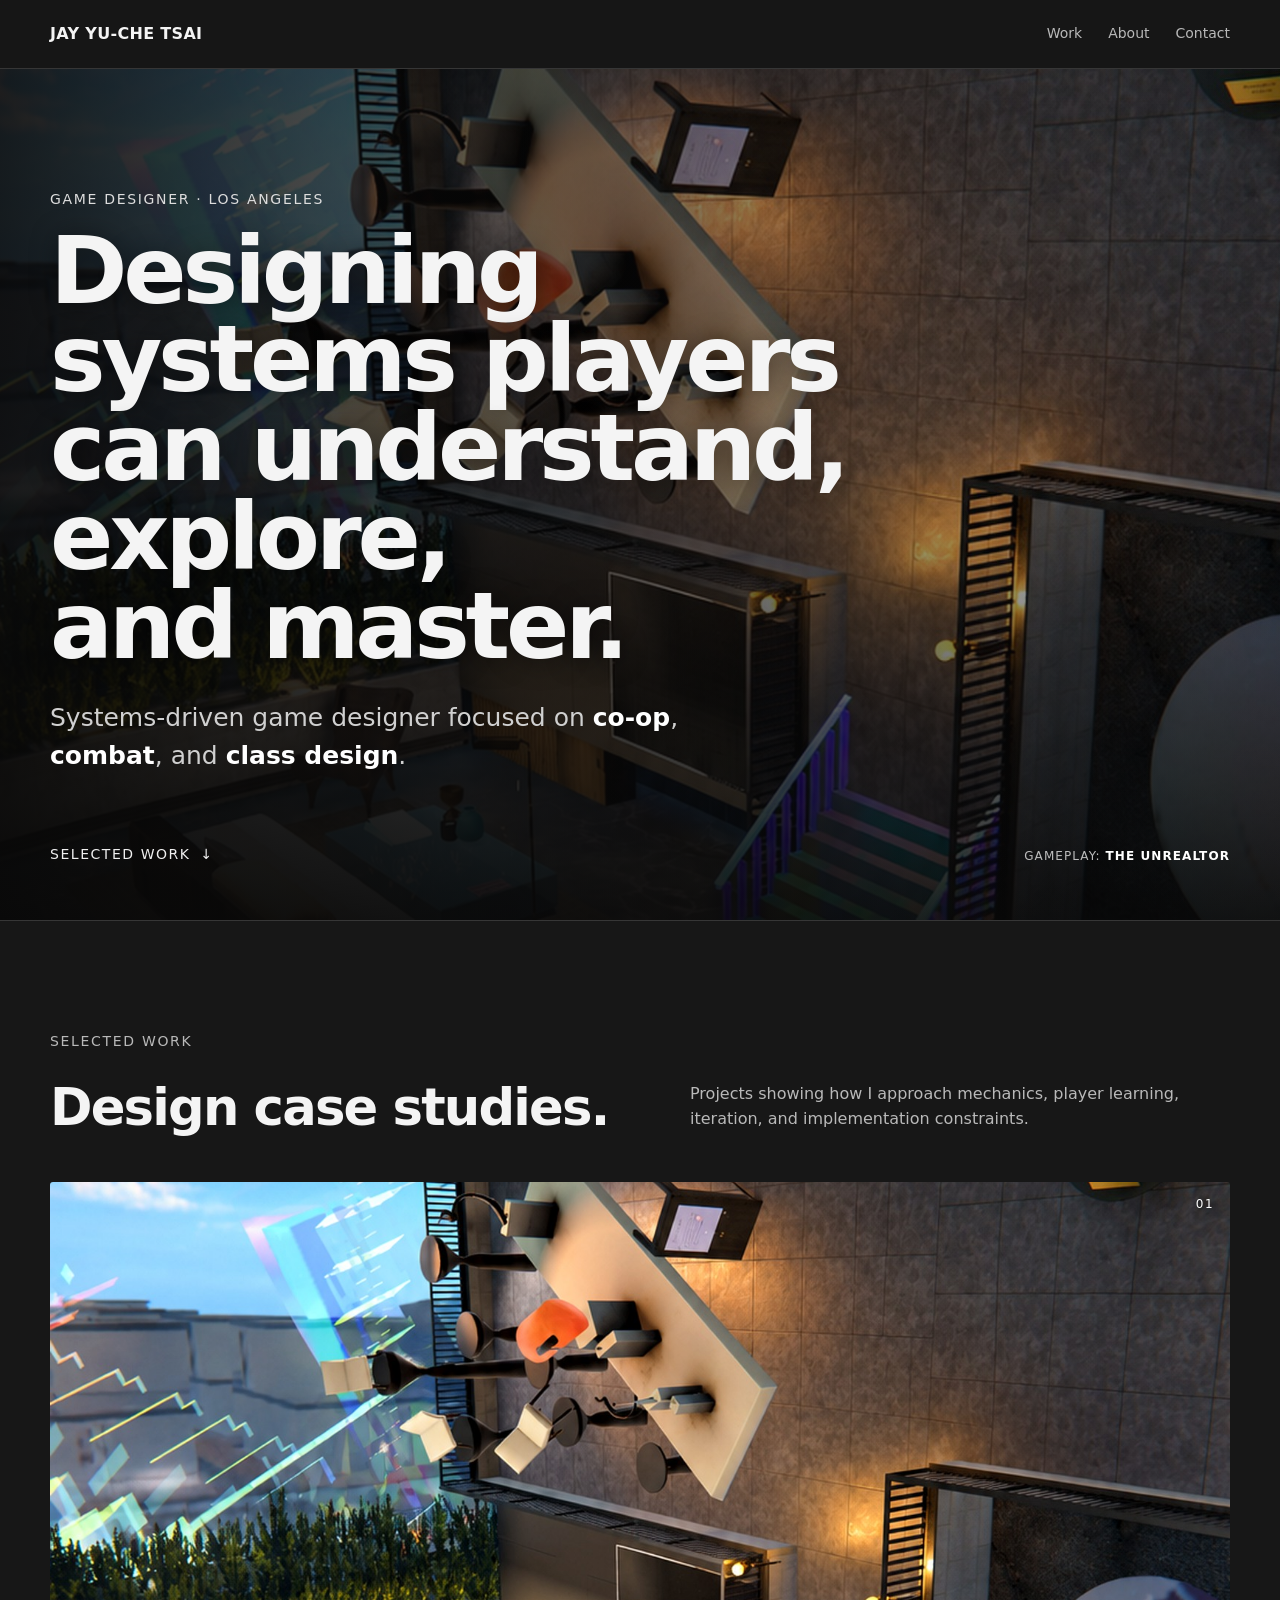
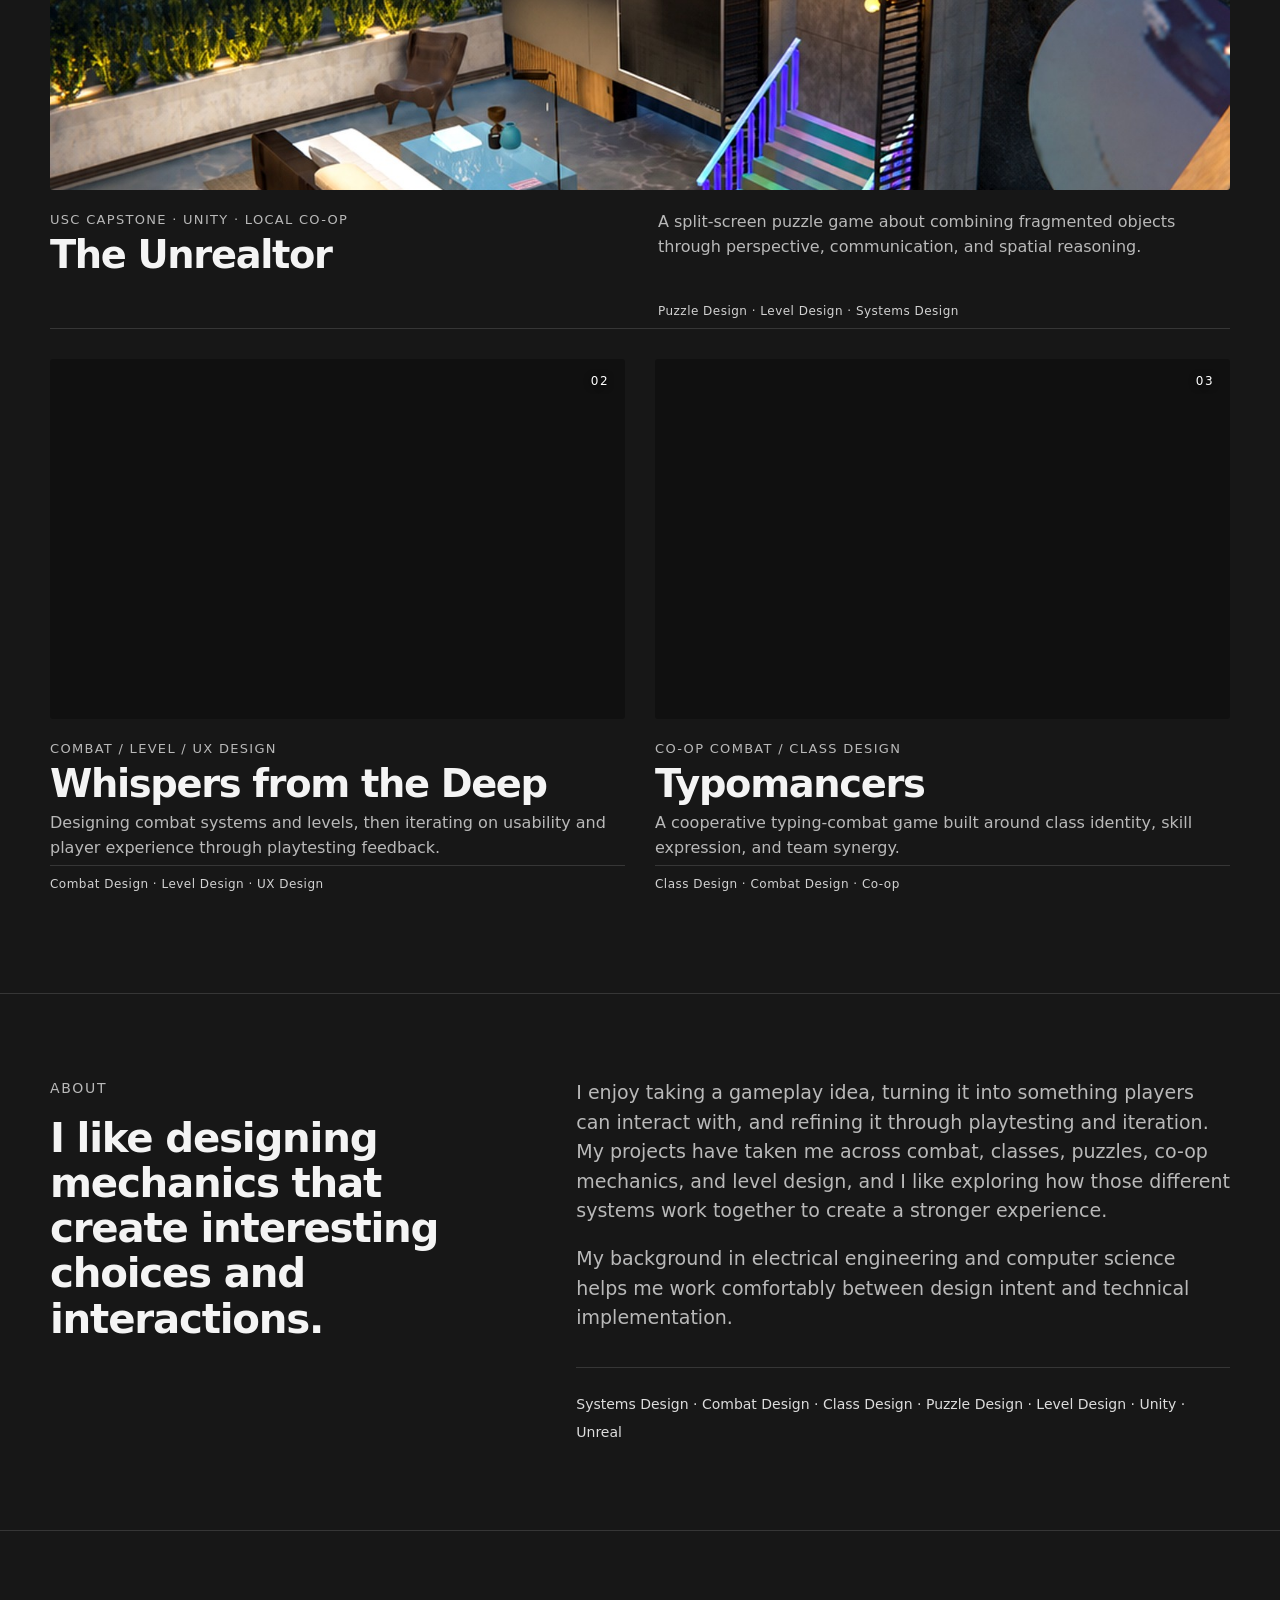
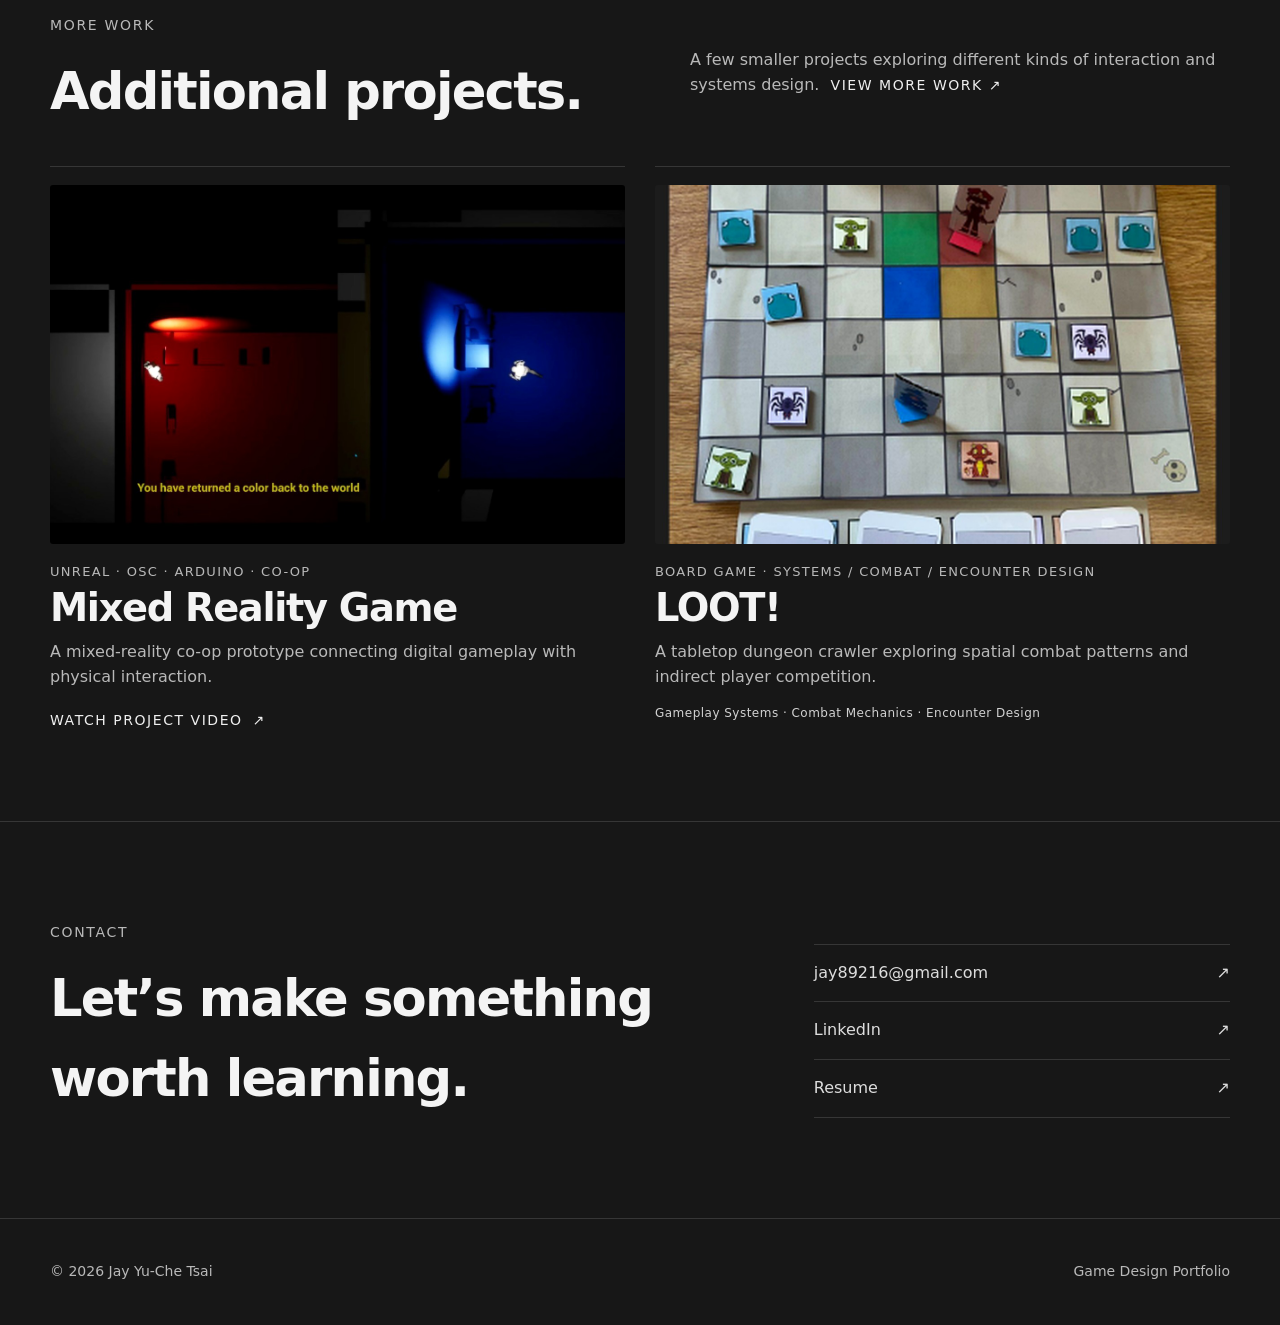
<file: index.html>
<!doctype html>
<html lang="en">
<head>
<meta charset="utf-8">
<meta name="viewport" content="width=device-width,initial-scale=1">
<meta name="description" content="Jay Yu-Che Tsai — game designer focused on systems, co-op, combat, class, puzzle, and level design.">
<title>Jay Yu-Che Tsai — Game Design Portfolio</title>
<link rel="icon" href="favicon.svg" type="image/svg+xml">
<link rel="canonical" href="https://jay-tsai-portfolio.vercel.app/">
<meta name="robots" content="index,follow">
<meta name="theme-color" content="#171717">
<meta property="og:type" content="website">
<meta property="og:site_name" content="Jay Yu-Che Tsai — Game Design Portfolio">
<meta property="og:title" content="Jay Yu-Che Tsai — Game Design Portfolio">
<meta property="og:description" content="Jay Yu-Che Tsai — game designer focused on systems, co-op, combat, class, puzzle, and level design.">
<meta property="og:url" content="https://jay-tsai-portfolio.vercel.app/">
<meta property="og:image" content="https://jay-tsai-portfolio.vercel.app/assets/social-preview.jpg">
<meta property="og:image:width" content="1200">
<meta property="og:image:height" content="630">
<meta property="og:image:alt" content="Jay Yu-Che Tsai — Game Design Portfolio">
<meta name="twitter:card" content="summary_large_image">
<meta name="twitter:title" content="Jay Yu-Che Tsai — Game Design Portfolio">
<meta name="twitter:description" content="Jay Yu-Che Tsai — game designer focused on systems, co-op, combat, class, puzzle, and level design.">
<meta name="twitter:image" content="https://jay-tsai-portfolio.vercel.app/assets/social-preview.jpg">
<link rel="stylesheet" href="styles.css">
</head>
<body>
<nav class="nav"><div class="container nav-inner">
  <a class="brand" href="index.html">JAY YU-CHE TSAI</a>
  <div class="nav-links"><a href="#work">Work</a><a href="#about">About</a><a href="#contact">Contact</a></div>
</div></nav>

<header class="home-hero">
  <div class="home-hero-media" aria-hidden="true">
    <video autoplay muted loop playsinline preload="metadata" poster="assets/unrealtor_home_generated.jpg">
      <source src="assets/home_unrealtor.mp4" type="video/mp4">
    </video>
    <div class="home-hero-shade"></div>
  </div>
  <div class="container home-hero-content">
    <div class="eyebrow hero-eyebrow">Game Designer · Los Angeles</div>
    <h1>Designing systems players can understand, explore, and master.</h1>
    <p class="hero-summary">Systems-driven game designer focused on <strong>co-op</strong>, <strong>combat</strong>, and <strong>class design</strong>.</p>
    <div class="hero-footer">
      <a class="text-link" href="#work">Selected work <span aria-hidden="true">↓</span></a>
      <span class="hero-project-label">Gameplay: <b>The Unrealtor</b></span>
    </div>
  </div>
</header>

<main>
<section id="work" class="selected-work">
  <div class="container">
    <div class="section-head">
      <div><div class="eyebrow">Selected Work</div><h2>Design case studies.</h2></div>
      <p class="section-copy">Projects showing how I approach mechanics, player learning, iteration, and implementation constraints.</p>
    </div>

    <div class="project-showcase">
      <a class="feature-card feature-card-large" href="unrealtor.html">
        <div class="feature-media">
          <img src="assets/unrealtor_home_generated.jpg" alt="The Unrealtor impossible-architecture living room" loading="lazy" decoding="async">
          <div class="media-number">01</div>
        </div>
        <div class="feature-info">
          <div>
            <div class="card-kicker">USC Capstone · Unity · Local Co-op</div>
            <h3>The Unrealtor</h3>
          </div>
          <div class="feature-copy">
            <p>A split-screen puzzle game about combining fragmented objects through perspective, communication, and spatial reasoning.</p>
            <div class="project-disciplines">Puzzle Design · Level Design · Systems Design</div>
          </div>
        </div>
      </a>

      <div class="feature-row">
        <a class="feature-card" href="whispers.html">
          <div class="feature-media">
            <video autoplay muted loop playsinline preload="metadata">
              <source src="assets/home_whispers.mp4" type="video/mp4">
            </video>
            <div class="media-number">02</div>
          </div>
          <div class="feature-info compact">
            <div>
              <div class="card-kicker">Combat / Level / UX Design</div>
              <h3>Whispers from the Deep</h3>
            </div>
            <p>Designing combat systems and levels, then iterating on usability and player experience through playtesting feedback.</p>
          </div>
          <div class="project-disciplines">Combat Design · Level Design · UX Design</div>
        </a>

        <a class="feature-card" href="typomancers.html">
          <div class="feature-media">
            <video autoplay muted loop playsinline preload="metadata">
              <source src="assets/home_typomancers.mp4" type="video/mp4">
            </video>
            <div class="media-number">03</div>
          </div>
          <div class="feature-info compact">
            <div>
              <div class="card-kicker">Co-op Combat / Class Design</div>
              <h3>Typomancers</h3>
            </div>
            <p>A cooperative typing-combat game built around class identity, skill expression, and team synergy.</p>
          </div>
          <div class="project-disciplines">Class Design · Combat Design · Co-op</div>
        </a>
      </div>

    </div>
  </div>
</section>

<section id="about" class="about-section">
  <div class="container about-grid home-about">
    <div>
      <div class="eyebrow">About</div>
      <h2>I like designing mechanics that create interesting choices and interactions.</h2>
    </div>
    <div class="about-copy">
      <p>I enjoy taking a gameplay idea, turning it into something players can interact with, and refining it through playtesting and iteration. My projects have taken me across combat, classes, puzzles, co-op mechanics, and level design, and I like exploring how those different systems work together to create a stronger experience.</p>
      <p>My background in electrical engineering and computer science helps me work comfortably between design intent and technical implementation.</p>
      <div class="skills-inline">Systems Design · Combat Design · Class Design · Puzzle Design · Level Design · Unity · Unreal</div>
    </div>
  </div>
</section>

<section class="additional-preview">
  <div class="container">
    <div class="section-head compact-head">
      <div>
        <div class="eyebrow">More Work</div>
        <h2>Additional projects.</h2>
      </div>
      <p class="section-copy">A few smaller projects exploring different kinds of interaction and systems design. <a class="text-link inline-more-link" href="additional.html">View more work <span aria-hidden="true">↗</span></a></p>
    </div>

    <div class="more-work-grid">
      <article class="more-work-card">
        <div class="more-work-media">
          <img src="assets/mixed_reality_homepage.jpg" alt="Mixed Reality Game split-screen gameplay" loading="lazy" decoding="async">
        </div>
        <div class="more-work-body">
          <div class="card-kicker">Unreal · OSC · Arduino · Co-op</div>
          <h3>Mixed Reality Game</h3>
          <p>A mixed-reality co-op prototype connecting digital gameplay with physical interaction.</p>
          <a class="text-link more-work-link" href="https://youtu.be/nBPAeXN7G68" target="_blank" rel="noopener noreferrer">Watch project video <span aria-hidden="true">↗</span></a>
        </div>
      </article>

      <article class="more-work-card">
        <div class="more-work-media">
          <img src="assets/loot_homepage.jpg" alt="LOOT board game prototype" loading="lazy" decoding="async">
        </div>
        <div class="more-work-body">
          <div class="card-kicker">Board Game · Systems / Combat / Encounter Design</div>
          <h3>LOOT!</h3>
          <p>A tabletop dungeon crawler exploring spatial combat patterns and indirect player competition.</p>
          <div class="project-disciplines">Gameplay Systems · Combat Mechanics · Encounter Design</div>
        </div>
      </article>
    </div>
  </div>
</section>

<section id="contact" class="contact-section">
  <div class="container contact-grid">
    <div>
      <div class="eyebrow">Contact</div>
      <h2>Let’s make something worth learning.</h2>
    </div>
    <div class="contact-links">
      <a href="mailto:jay89216@gmail.com">jay89216@gmail.com <span>↗</span></a>
      <a href="https://www.linkedin.com/in/jay-tsai-158702209/" target="_blank" rel="noopener noreferrer">LinkedIn <span>↗</span></a>
      <a href="assets/Jay_Yu-Che_Tsai_Resume.pdf" target="_blank" rel="noopener noreferrer">Resume <span>↗</span></a>
    </div>
  </div>
</section>
</main>

<footer class="footer"><div class="container footer-inner"><span>© 2026 Jay Yu-Che Tsai</span><span>Game Design Portfolio</span></div></footer>
<script src="script.js"></script>
</body>
</html>
</file>
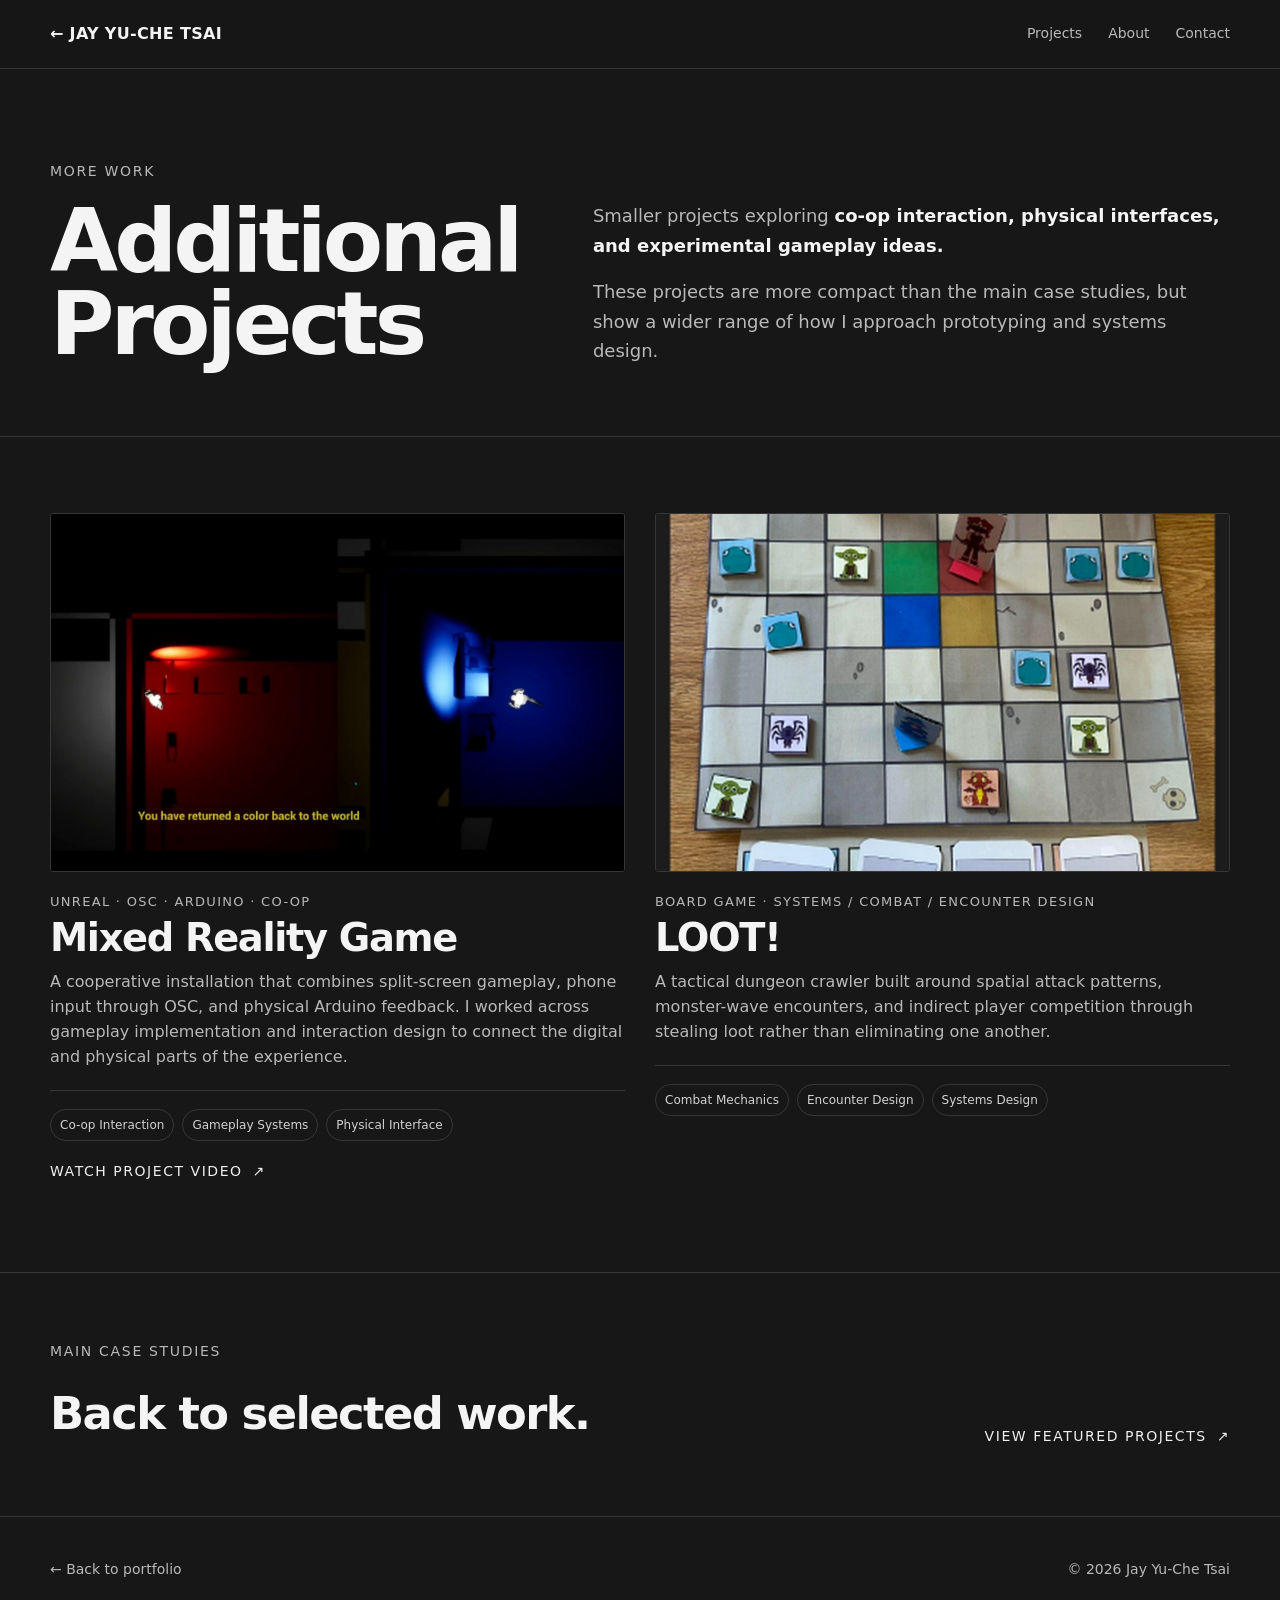
<file: additional.html>
<!doctype html>
<html lang="en">
<head>
<meta charset="utf-8">
<meta name="viewport" content="width=device-width,initial-scale=1">
<meta name="description" content="Additional game design and gameplay programming projects by Jay Yu-Che Tsai, including mixed reality and experimental gameplay work.">
<title>More Work — Jay Yu-Che Tsai</title>
<link rel="icon" href="favicon.svg" type="image/svg+xml">
<link rel="canonical" href="https://jay-tsai-portfolio.vercel.app/additional.html">
<meta name="robots" content="index,follow">
<meta name="theme-color" content="#171717">
<meta property="og:type" content="website">
<meta property="og:site_name" content="Jay Yu-Che Tsai — Game Design Portfolio">
<meta property="og:title" content="More Work — Jay Yu-Che Tsai">
<meta property="og:description" content="Additional game design and gameplay programming projects by Jay Yu-Che Tsai, including mixed reality and experimental gameplay work.">
<meta property="og:url" content="https://jay-tsai-portfolio.vercel.app/additional.html">
<meta property="og:image" content="https://jay-tsai-portfolio.vercel.app/assets/social-preview.jpg">
<meta property="og:image:width" content="1200">
<meta property="og:image:height" content="630">
<meta property="og:image:alt" content="Jay Yu-Che Tsai — Game Design Portfolio">
<meta name="twitter:card" content="summary_large_image">
<meta name="twitter:title" content="More Work — Jay Yu-Che Tsai">
<meta name="twitter:description" content="Additional game design and gameplay programming projects by Jay Yu-Che Tsai, including mixed reality and experimental gameplay work.">
<meta name="twitter:image" content="https://jay-tsai-portfolio.vercel.app/assets/social-preview.jpg">
<link rel="stylesheet" href="styles.css">
</head>
<body>
<nav class="nav"><div class="container nav-inner">
  <a class="brand" href="index.html">← JAY YU-CHE TSAI</a>
  <div class="nav-links"><a href="index.html#work">Projects</a><a href="index.html#about">About</a><a href="index.html#contact">Contact</a></div>
</div></nav>

<main>
<header class="additional-hero">
  <div class="container additional-hero-grid">
    <div>
      <div class="eyebrow">More Work</div>
      <h1>Additional Projects</h1>
    </div>
    <div class="additional-intro">
      <p>Smaller projects exploring <strong>co-op interaction, physical interfaces, and experimental gameplay ideas.</strong></p>
      <p>These projects are more compact than the main case studies, but show a wider range of how I approach prototyping and systems design.</p>
    </div>
  </div>
</header>

<section class="additional-projects-section">
  <div class="container more-work-grid additional-project-grid">
    <article class="more-work-card additional-project-card">
      <div class="more-work-media"><img loading="lazy" decoding="async" src="assets/mixed_reality_homepage.jpg" alt="Mixed Reality Game split-screen gameplay"></div>
      <div class="more-work-body">
        <div class="card-kicker">Unreal · OSC · Arduino · Co-op</div>
        <h3>Mixed Reality Game</h3>
        <p>A cooperative installation that combines split-screen gameplay, phone input through OSC, and physical Arduino feedback. I worked across gameplay implementation and interaction design to connect the digital and physical parts of the experience.</p>
        <div class="additional-tags" aria-label="Mixed Reality Game contributions">
          <span>Co-op Interaction</span><span>Gameplay Systems</span><span>Physical Interface</span>
        </div>
        <a class="text-link more-work-link" href="https://youtu.be/nBPAeXN7G68" target="_blank" rel="noopener noreferrer">Watch project video <span aria-hidden="true">↗</span></a>
      </div>
    </article>

    <article class="more-work-card additional-project-card">
      <div class="more-work-media"><img loading="lazy" decoding="async" src="assets/loot_homepage.jpg" alt="LOOT board game prototype"></div>
      <div class="more-work-body">
        <div class="card-kicker">Board Game · Systems / Combat / Encounter Design</div>
        <h3>LOOT!</h3>
        <p>A tactical dungeon crawler built around spatial attack patterns, monster-wave encounters, and indirect player competition through stealing loot rather than eliminating one another.</p>
        <div class="additional-tags" aria-label="LOOT project contributions">
          <span>Combat Mechanics</span><span>Encounter Design</span><span>Systems Design</span>
        </div>
      </div>
    </article>
  </div>
</section>

<section class="additional-return">
  <div class="container additional-return-inner">
    <div><div class="eyebrow">Main Case Studies</div><h2>Back to selected work.</h2></div>
    <a class="text-link" href="index.html#work">View featured projects <span aria-hidden="true">↗</span></a>
  </div>
</section>
</main>

<footer class="footer"><div class="container footer-inner"><a href="index.html">← Back to portfolio</a><span>© 2026 Jay Yu-Che Tsai</span></div></footer>
</body>
</html>
</file>
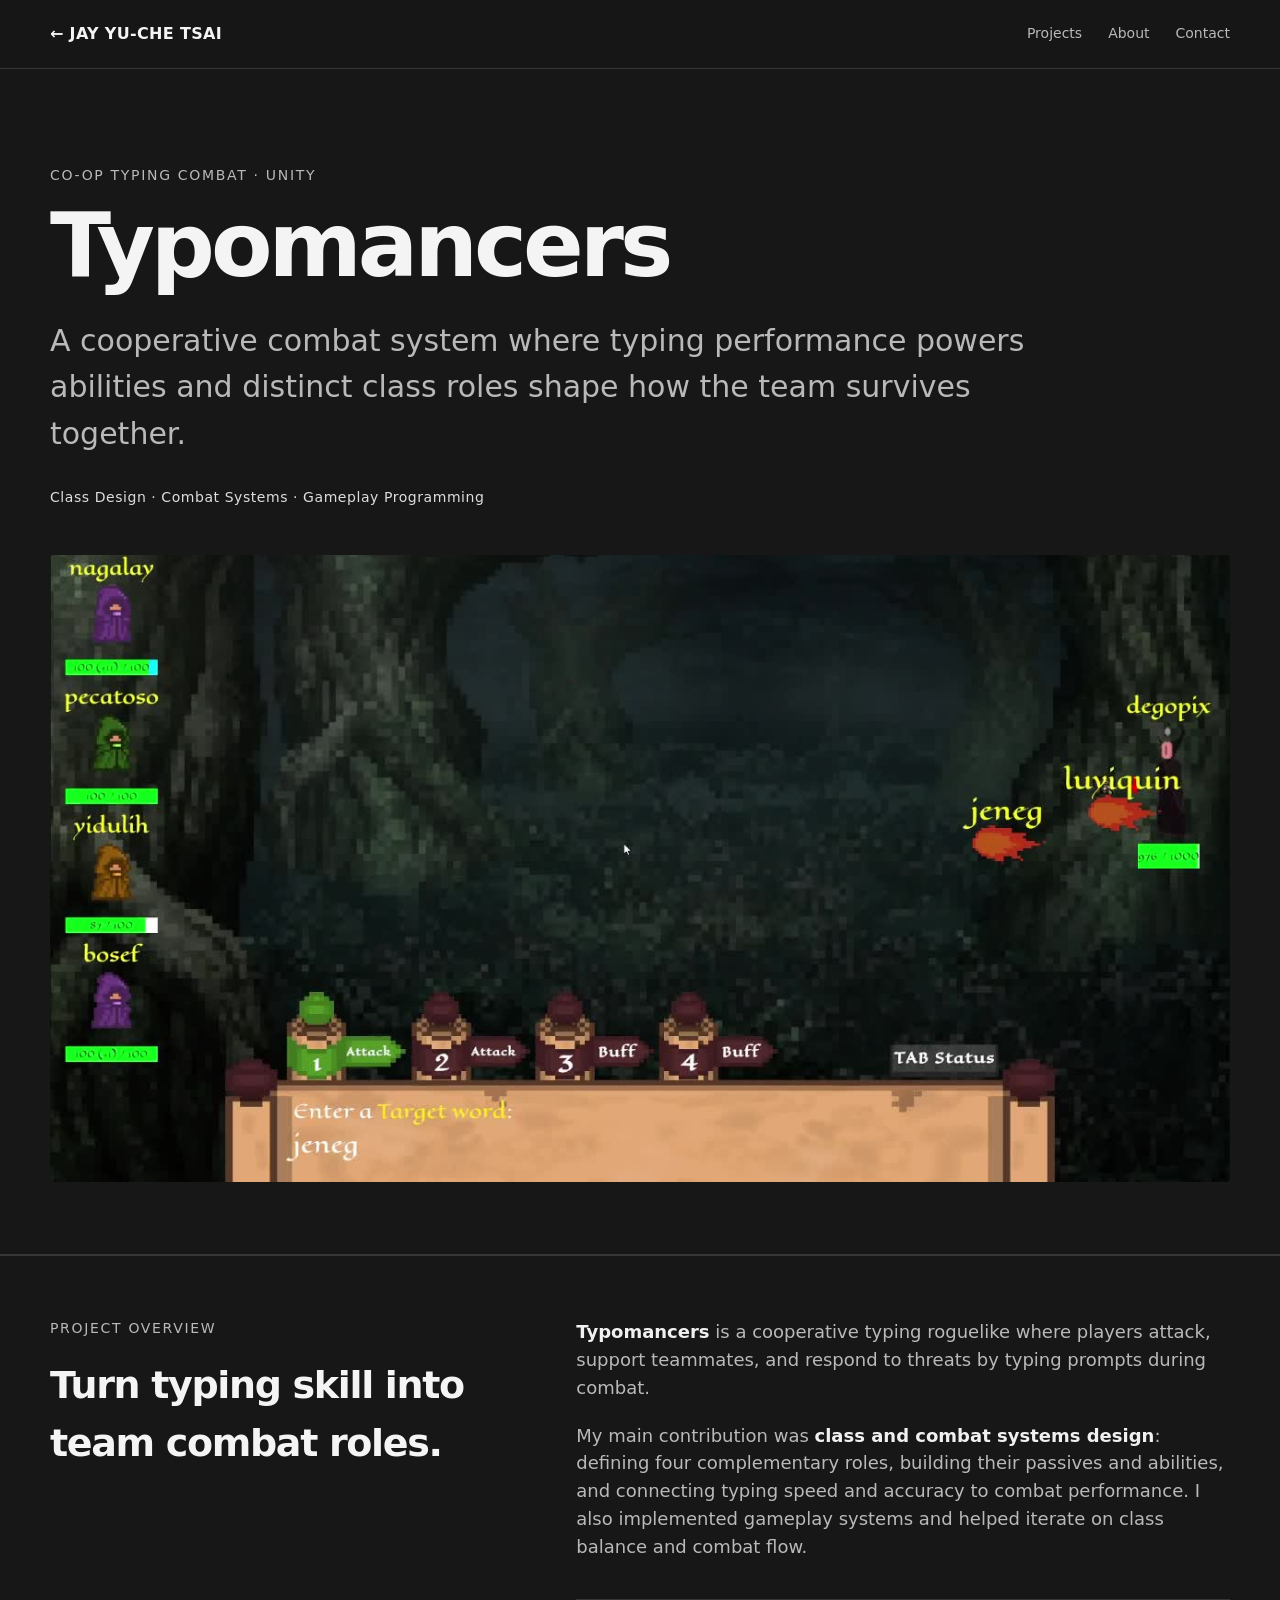
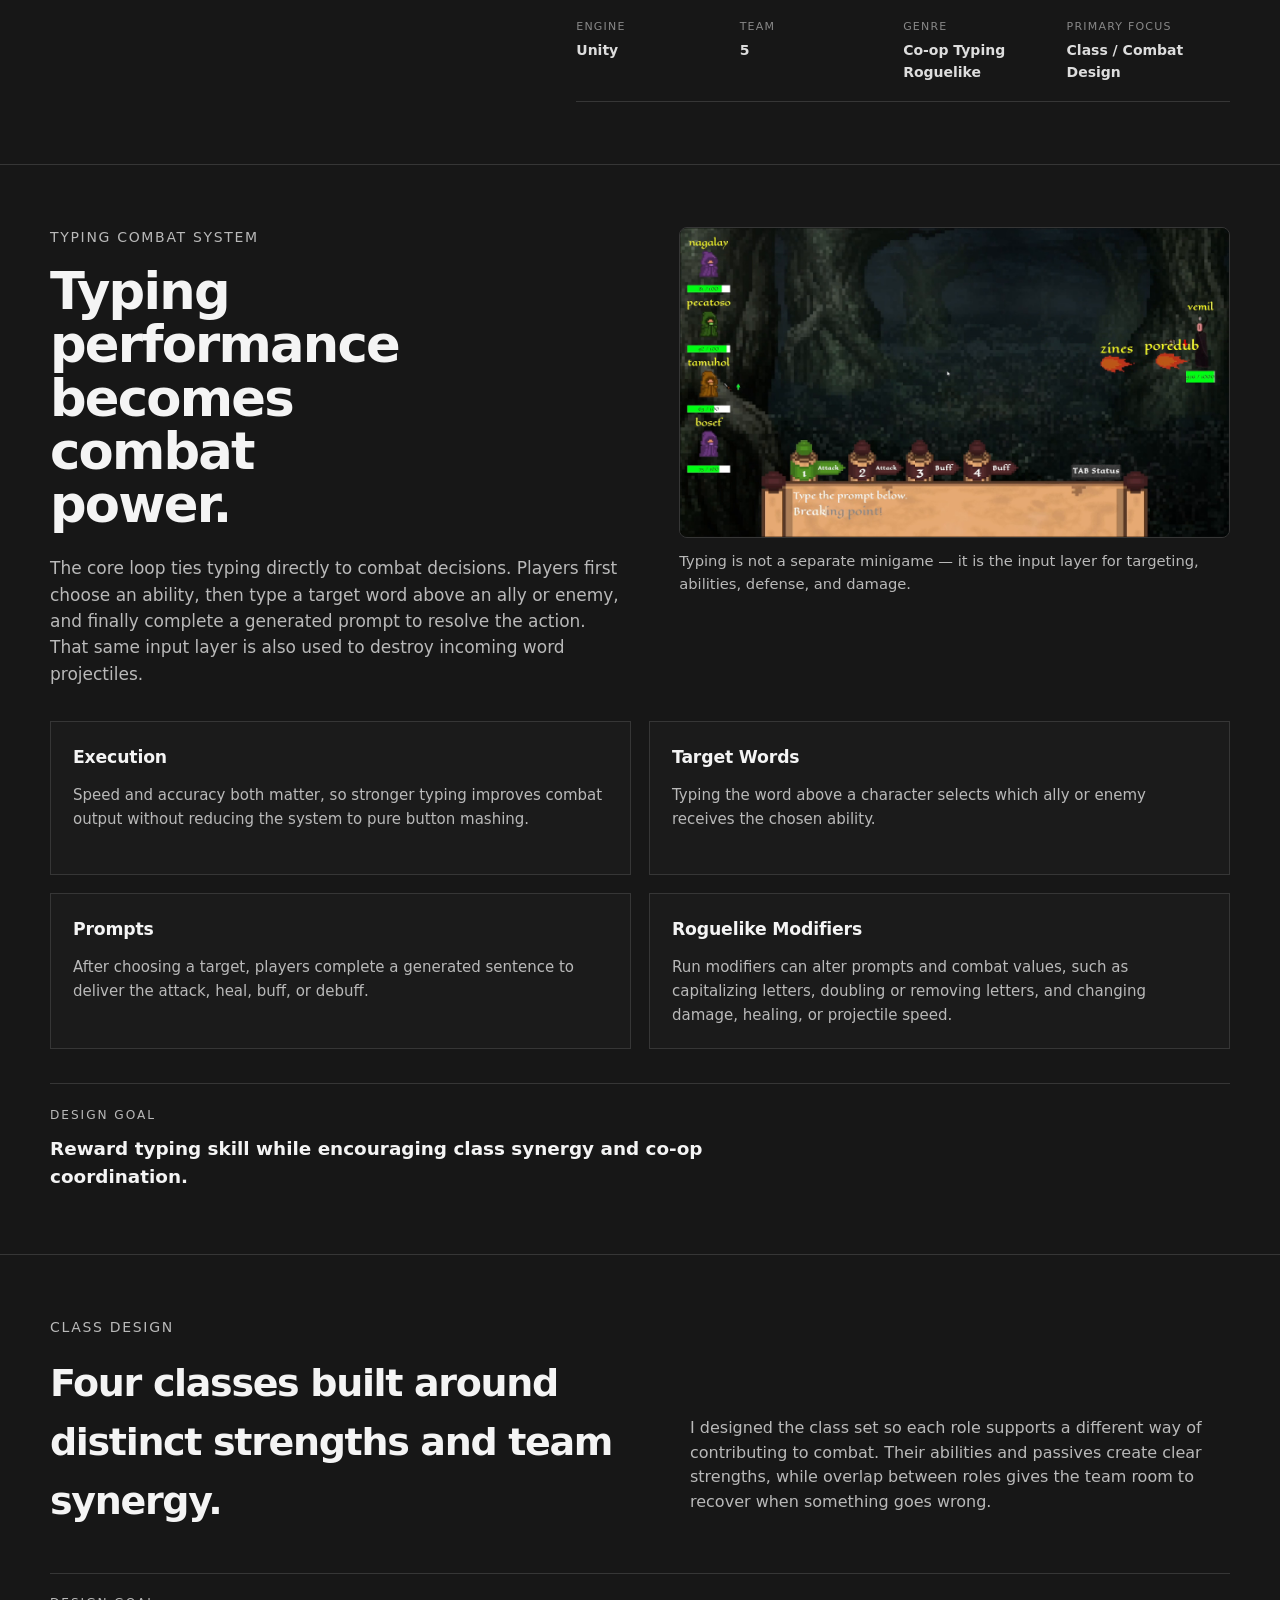
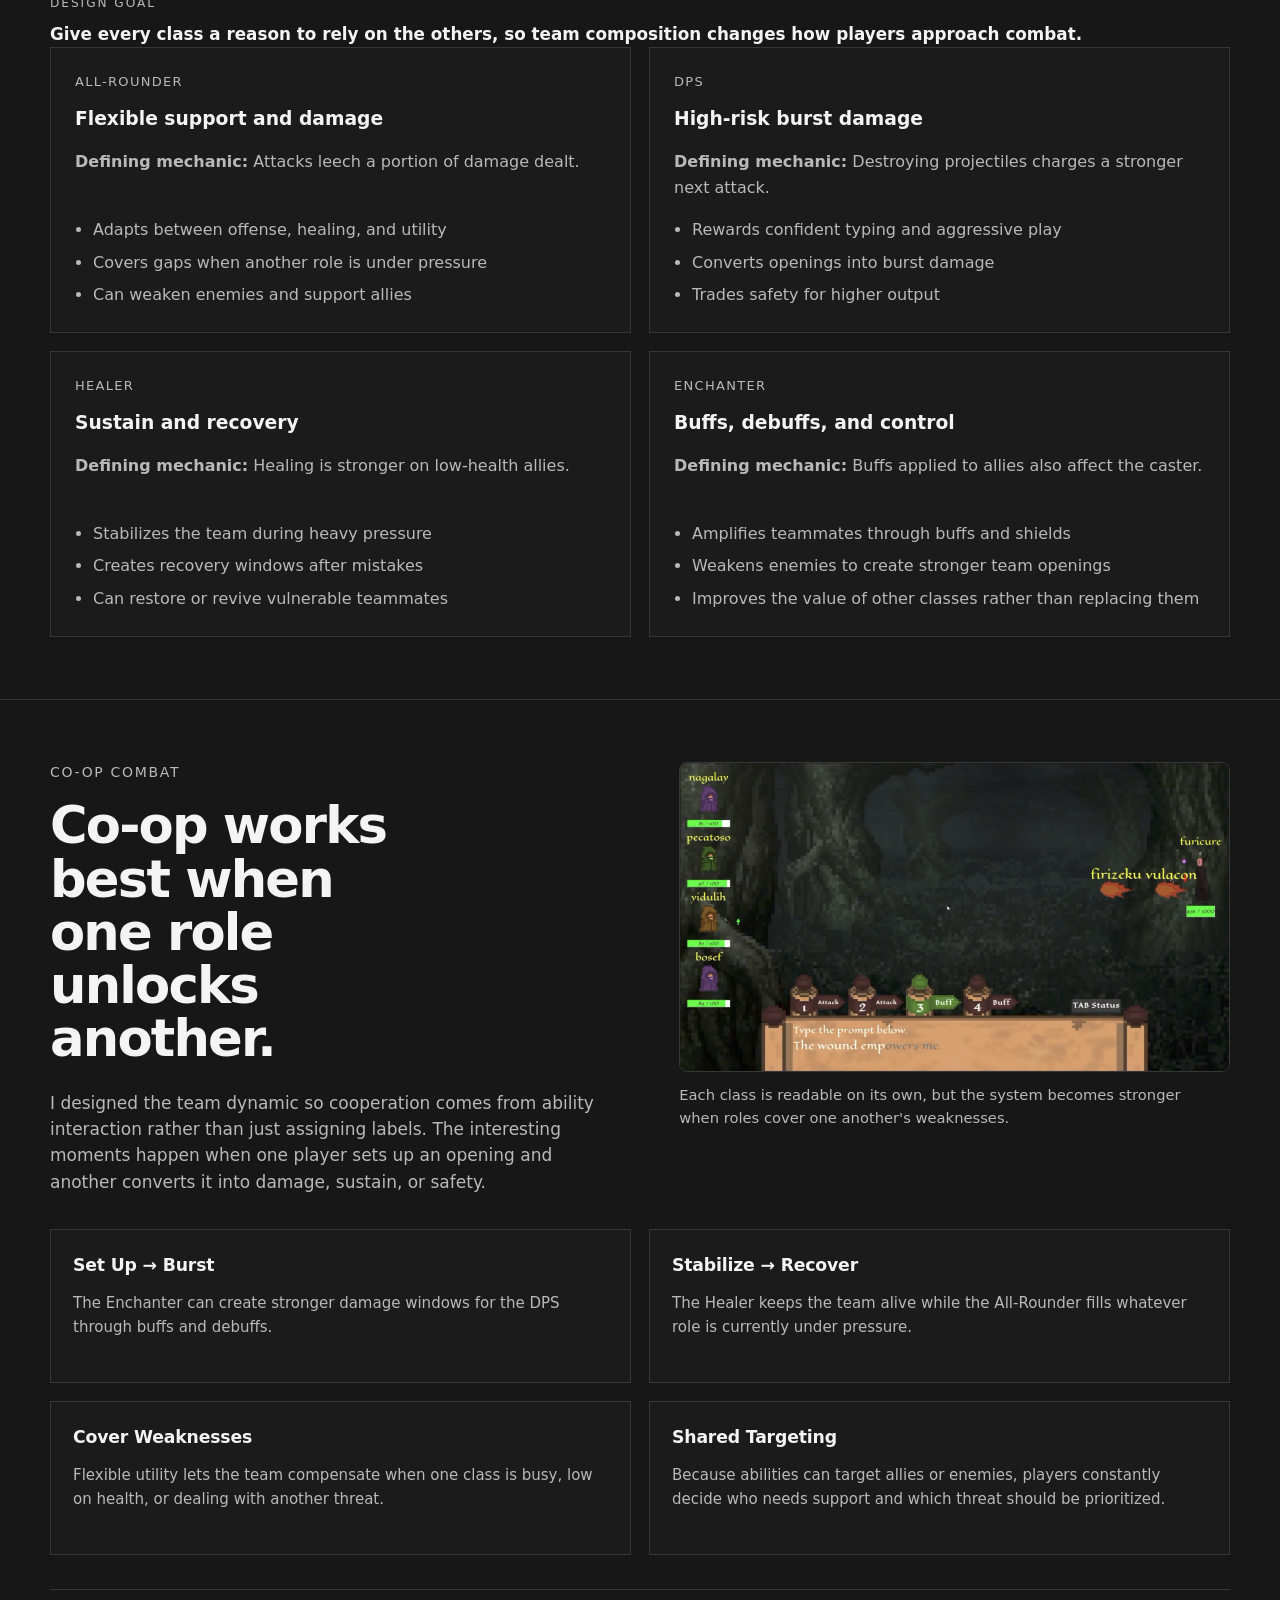
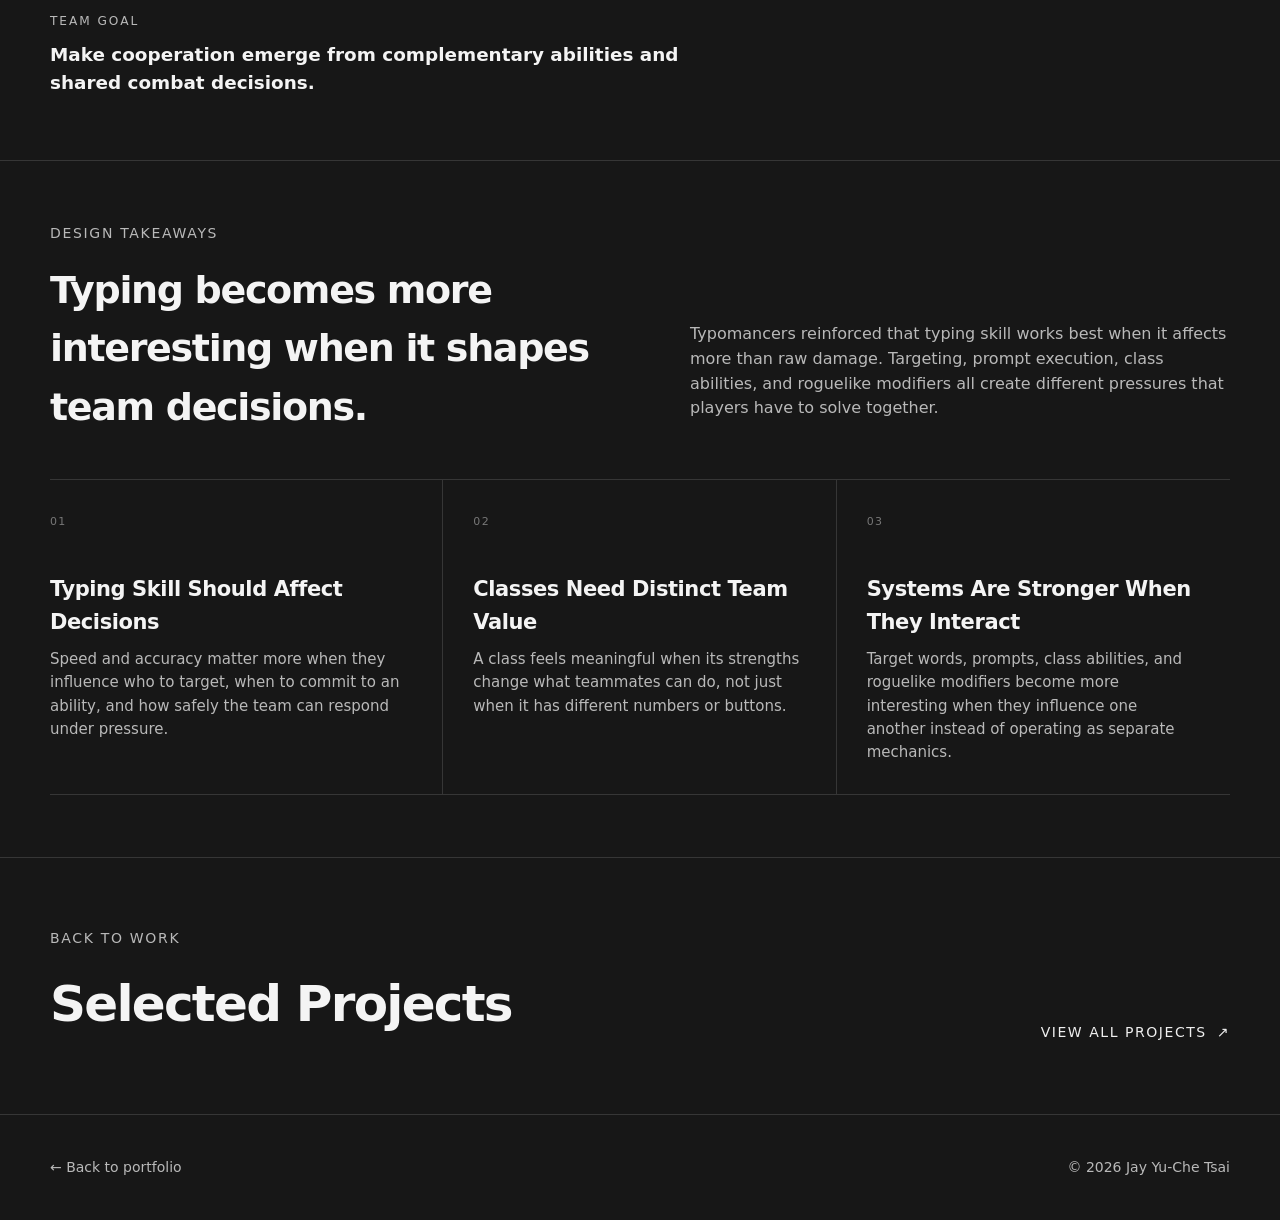
<file: typomancers.html>
<!doctype html>
<html lang="en">
<head>
<meta charset="utf-8">
<meta name="viewport" content="width=device-width,initial-scale=1">
<meta name="description" content="Typomancers — class and combat systems design case study by Jay Yu-Che Tsai.">
<title>Typomancers — Jay Yu-Che Tsai</title>
<link rel="icon" href="favicon.svg" type="image/svg+xml">
<link rel="canonical" href="https://jay-tsai-portfolio.vercel.app/typomancers.html">
<meta name="robots" content="index,follow">
<meta name="theme-color" content="#171717">
<meta property="og:type" content="website">
<meta property="og:site_name" content="Jay Yu-Che Tsai — Game Design Portfolio">
<meta property="og:title" content="Typomancers — Jay Yu-Che Tsai">
<meta property="og:description" content="Typomancers — class and combat systems design case study by Jay Yu-Che Tsai.">
<meta property="og:url" content="https://jay-tsai-portfolio.vercel.app/typomancers.html">
<meta property="og:image" content="https://jay-tsai-portfolio.vercel.app/assets/social-preview.jpg">
<meta property="og:image:width" content="1200">
<meta property="og:image:height" content="630">
<meta property="og:image:alt" content="Jay Yu-Che Tsai — Game Design Portfolio">
<meta name="twitter:card" content="summary_large_image">
<meta name="twitter:title" content="Typomancers — Jay Yu-Che Tsai">
<meta name="twitter:description" content="Typomancers — class and combat systems design case study by Jay Yu-Che Tsai.">
<meta name="twitter:image" content="https://jay-tsai-portfolio.vercel.app/assets/social-preview.jpg">
<link rel="stylesheet" href="styles.css">
</head>
<body>
<nav class="nav"><div class="container nav-inner">
  <a class="brand" href="index.html">← JAY YU-CHE TSAI</a>
  <div class="nav-links"><a href="index.html#work">Projects</a><a href="index.html#about">About</a><a href="index.html#contact">Contact</a></div>
</div></nav>

<main>
<header class="project-hero-redesign typo-hero">
  <div class="container">
    <div class="eyebrow">Co-op Typing Combat · Unity</div>
    <h1>Typomancers</h1>
    <p class="lead">A cooperative combat system where typing performance powers abilities and distinct class roles shape how the team survives together.</p>
    <div class="project-role-line">Class Design · Combat Systems · Gameplay Programming</div>
    <div class="project-hero-video typo-hero-video">
      <video autoplay muted loop playsinline preload="metadata" poster="assets/typomancers_gameplay.jpg">
        <source src="assets/typomancers_hero.mp4" type="video/mp4">
      </video>
    </div>
  </div>
</header>

<section class="case">
  <div class="container project-overview-grid">
    <div>
      <div class="eyebrow">Project Overview</div>
      <h2>Turn typing skill into team combat roles.</h2>
    </div>
    <div class="overview-copy">
      <p><strong>Typomancers</strong> is a cooperative typing roguelike where players attack, support teammates, and respond to threats by typing prompts during combat.</p>
      <p>My main contribution was <strong>class and combat systems design</strong>: defining four complementary roles, building their passives and abilities, and connecting typing speed and accuracy to combat performance. I also implemented gameplay systems and helped iterate on class balance and combat flow.</p>
      <div class="project-facts typo-facts">
        <div><span>Engine</span><strong>Unity</strong></div>
        <div><span>Team</span><strong>5</strong></div>
        <div><span>Genre</span><strong>Co-op Typing Roguelike</strong></div>
        <div><span>Primary Focus</span><strong>Class / Combat Design</strong></div>
      </div>
    </div>
  </div>
</section>

<section class="case">
  <div class="container balanced-case-section">
    <div class="balanced-case-top">
      <div class="balanced-case-copy">
        <div class="eyebrow">Typing Combat System</div>
        <h2>Typing performance becomes combat power.</h2>
        <p>The core loop ties typing directly to combat decisions. Players first choose an ability, then type a target word above an ally or enemy, and finally complete a generated prompt to resolve the action. That same input layer is also used to destroy incoming word projectiles.</p>
      </div>
      <figure class="balanced-case-media">
        <img src="assets/typomancers_combat.webp" alt="Typomancers combat showing players typing prompts while fighting enemies" loading="lazy" decoding="async">
        <figcaption>Typing is not a separate minigame — it is the input layer for targeting, abilities, defense, and damage.</figcaption>
      </figure>
    </div>
    <div class="balanced-feature-grid">
      <article class="balanced-feature-card">
        <h3>Execution</h3>
        <p>Speed and accuracy both matter, so stronger typing improves combat output without reducing the system to pure button mashing.</p>
      </article>
      <article class="balanced-feature-card">
        <h3>Target Words</h3>
        <p>Typing the word above a character selects which ally or enemy receives the chosen ability.</p>
      </article>
      <article class="balanced-feature-card">
        <h3>Prompts</h3>
        <p>After choosing a target, players complete a generated sentence to deliver the attack, heal, buff, or debuff.</p>
      </article>
      <article class="balanced-feature-card">
        <h3>Roguelike Modifiers</h3>
        <p>Run modifiers can alter prompts and combat values, such as capitalizing letters, doubling or removing letters, and changing damage, healing, or projectile speed.</p>
      </article>
    </div>
    <div class="balanced-goal-band">
      <span>Design Goal</span>
      <strong>Reward typing skill while encouraging class synergy and co-op coordination.</strong>
    </div>
  </div>
</section>

<section class="case typo-class-case">
  <div class="container">
    <div class="section-head project-section-head">
      <div><div class="eyebrow">Class Design</div><h2>Four classes built around distinct strengths and team synergy.</h2></div>
      <p class="section-copy">I designed the class set so each role supports a different way of contributing to combat. Their abilities and passives create clear strengths, while overlap between roles gives the team room to recover when something goes wrong.</p>
    </div>
    <div class="design-principle class-design-goal"><span>Design Goal</span><strong>Give every class a reason to rely on the others, so team composition changes how players approach combat.</strong></div>

    <div class="class-card-grid">
      <article class="class-card"><div class="card-kicker">All-Rounder</div><h3>Flexible support and damage</h3><p class="class-passive"><strong>Defining mechanic:</strong> Attacks leech a portion of damage dealt.</p><ul><li>Adapts between offense, healing, and utility</li><li>Covers gaps when another role is under pressure</li><li>Can weaken enemies and support allies</li></ul></article>
      <article class="class-card"><div class="card-kicker">DPS</div><h3>High-risk burst damage</h3><p class="class-passive"><strong>Defining mechanic:</strong> Destroying projectiles charges a stronger next attack.</p><ul><li>Rewards confident typing and aggressive play</li><li>Converts openings into burst damage</li><li>Trades safety for higher output</li></ul></article>
      <article class="class-card"><div class="card-kicker">Healer</div><h3>Sustain and recovery</h3><p class="class-passive"><strong>Defining mechanic:</strong> Healing is stronger on low-health allies.</p><ul><li>Stabilizes the team during heavy pressure</li><li>Creates recovery windows after mistakes</li><li>Can restore or revive vulnerable teammates</li></ul></article>
      <article class="class-card"><div class="card-kicker">Enchanter</div><h3>Buffs, debuffs, and control</h3><p class="class-passive"><strong>Defining mechanic:</strong> Buffs applied to allies also affect the caster.</p><ul><li>Amplifies teammates through buffs and shields</li><li>Weakens enemies to create stronger team openings</li><li>Improves the value of other classes rather than replacing them</li></ul></article>
    </div>
  </div>
</section>

<section class="case typo-synergy-case">
  <div class="container balanced-case-section">
    <div class="balanced-case-top">
      <div class="balanced-case-copy">
        <div class="eyebrow">Co-op Combat</div>
        <h2>Co-op works best when one role unlocks another.</h2>
        <p>I designed the team dynamic so cooperation comes from ability interaction rather than just assigning labels. The interesting moments happen when one player sets up an opening and another converts it into damage, sustain, or safety.</p>
      </div>
      <figure class="balanced-case-media">
        <img src="assets/typomancers_classes.webp" alt="Typomancers class design overview" loading="lazy" decoding="async">
        <figcaption>Each class is readable on its own, but the system becomes stronger when roles cover one another's weaknesses.</figcaption>
      </figure>
    </div>
    <div class="balanced-feature-grid">
      <article class="balanced-feature-card">
        <h3>Set Up → Burst</h3>
        <p>The Enchanter can create stronger damage windows for the DPS through buffs and debuffs.</p>
      </article>
      <article class="balanced-feature-card">
        <h3>Stabilize → Recover</h3>
        <p>The Healer keeps the team alive while the All-Rounder fills whatever role is currently under pressure.</p>
      </article>
      <article class="balanced-feature-card">
        <h3>Cover Weaknesses</h3>
        <p>Flexible utility lets the team compensate when one class is busy, low on health, or dealing with another threat.</p>
      </article>
      <article class="balanced-feature-card">
        <h3>Shared Targeting</h3>
        <p>Because abilities can target allies or enemies, players constantly decide who needs support and which threat should be prioritized.</p>
      </article>
    </div>
    <div class="balanced-goal-band">
      <span>Team Goal</span>
      <strong>Make cooperation emerge from complementary abilities and shared combat decisions.</strong>
    </div>
  </div>
</section>

<section class="case">
  <div class="container">
    <div class="section-head project-section-head takeaway-head">
      <div><div class="eyebrow">Design Takeaways</div><h2>Typing becomes more interesting when it shapes team decisions.</h2></div>
      <p class="section-copy">Typomancers reinforced that typing skill works best when it affects more than raw damage. Targeting, prompt execution, class abilities, and roguelike modifiers all create different pressures that players have to solve together.</p>
    </div>
    <div class="takeaway-grid typo-takeaways">
      <article><span>01</span><h3>Typing Skill Should Affect Decisions</h3><p>Speed and accuracy matter more when they influence who to target, when to commit to an ability, and how safely the team can respond under pressure.</p></article>
      <article><span>02</span><h3>Classes Need Distinct Team Value</h3><p>A class feels meaningful when its strengths change what teammates can do, not just when it has different numbers or buttons.</p></article>
      <article><span>03</span><h3>Systems Are Stronger When They Interact</h3><p>Target words, prompts, class abilities, and roguelike modifiers become more interesting when they influence one another instead of operating as separate mechanics.</p></article>
    </div>
  </div>
</section>

<section class="project-next"><div class="container project-next-inner">
  <div><div class="eyebrow">Back to Work</div><h2>Selected Projects</h2></div>
  <a class="text-link" href="index.html#work">View all projects <span aria-hidden="true">↗</span></a>
</div></section>
</main>

<footer class="footer"><div class="container footer-inner"><a href="index.html">← Back to portfolio</a><span>© 2026 Jay Yu-Che Tsai</span></div></footer>
</body>
</html>
</file>
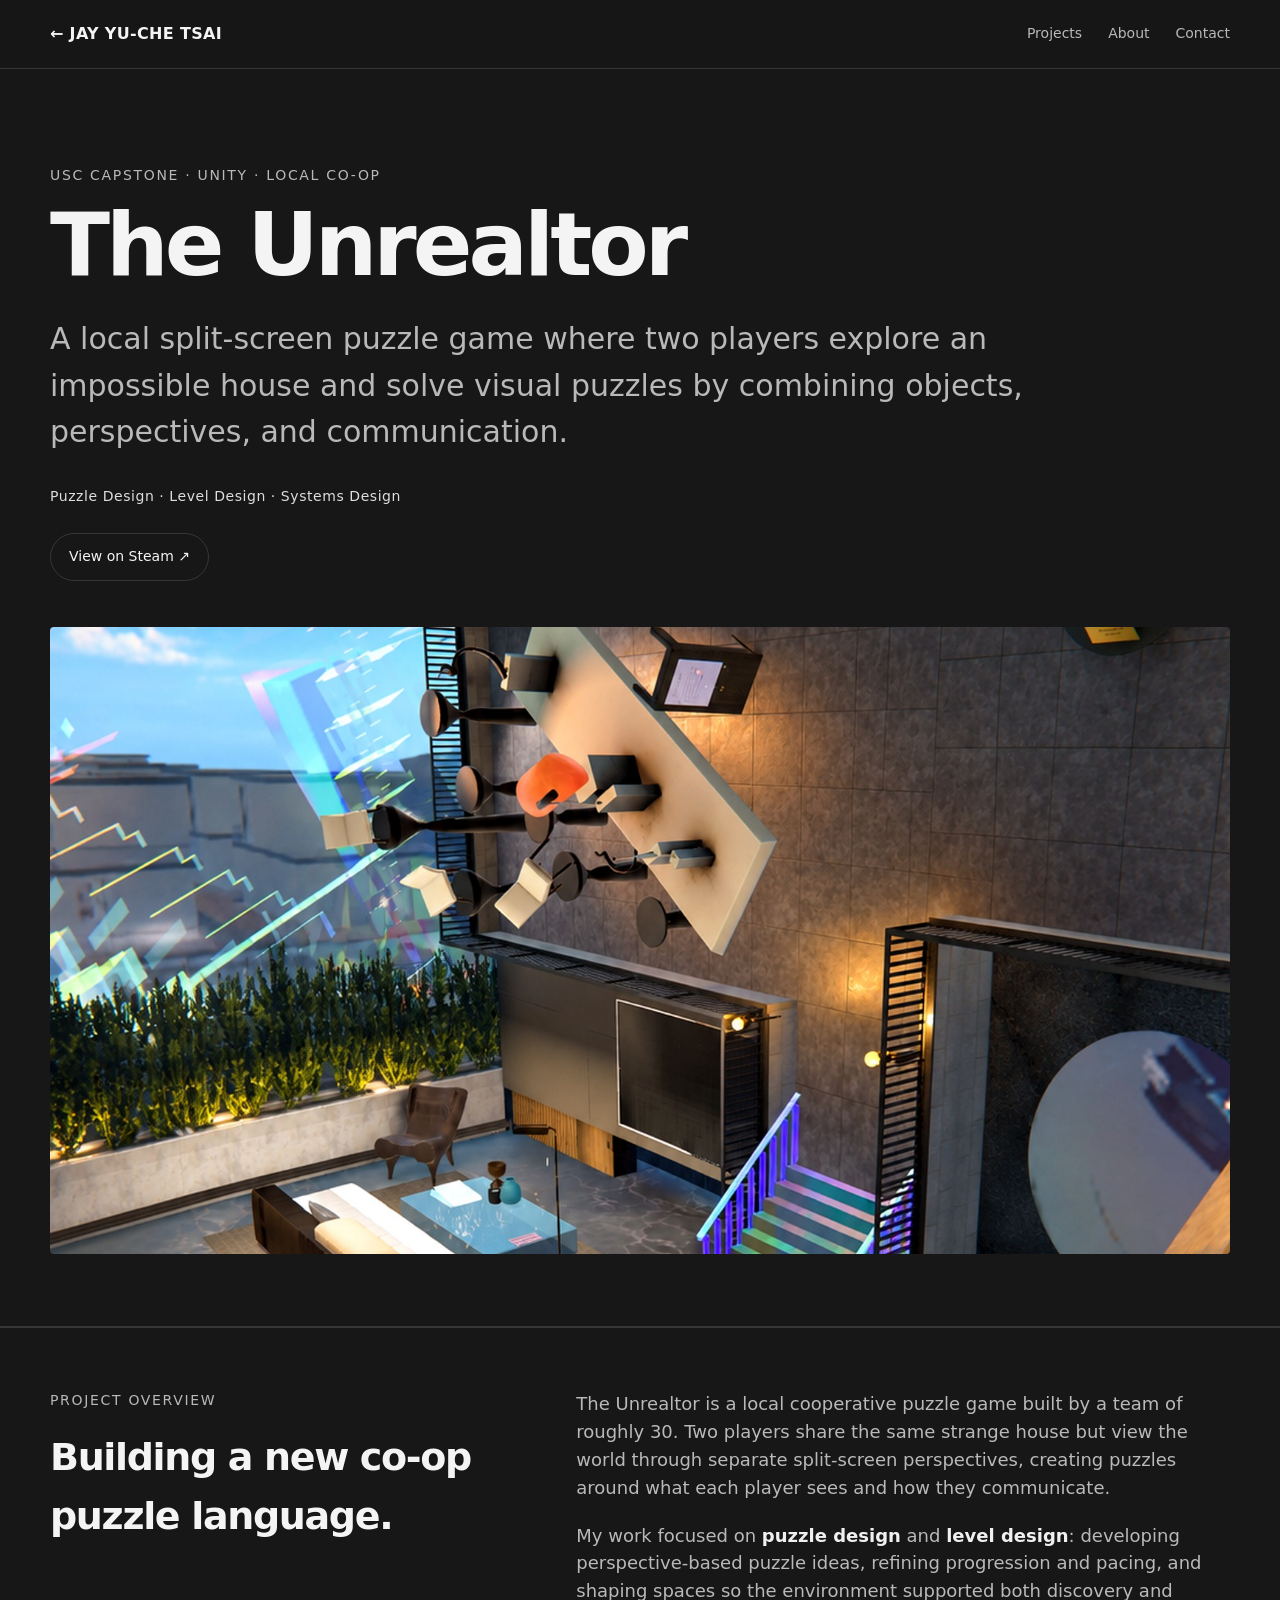
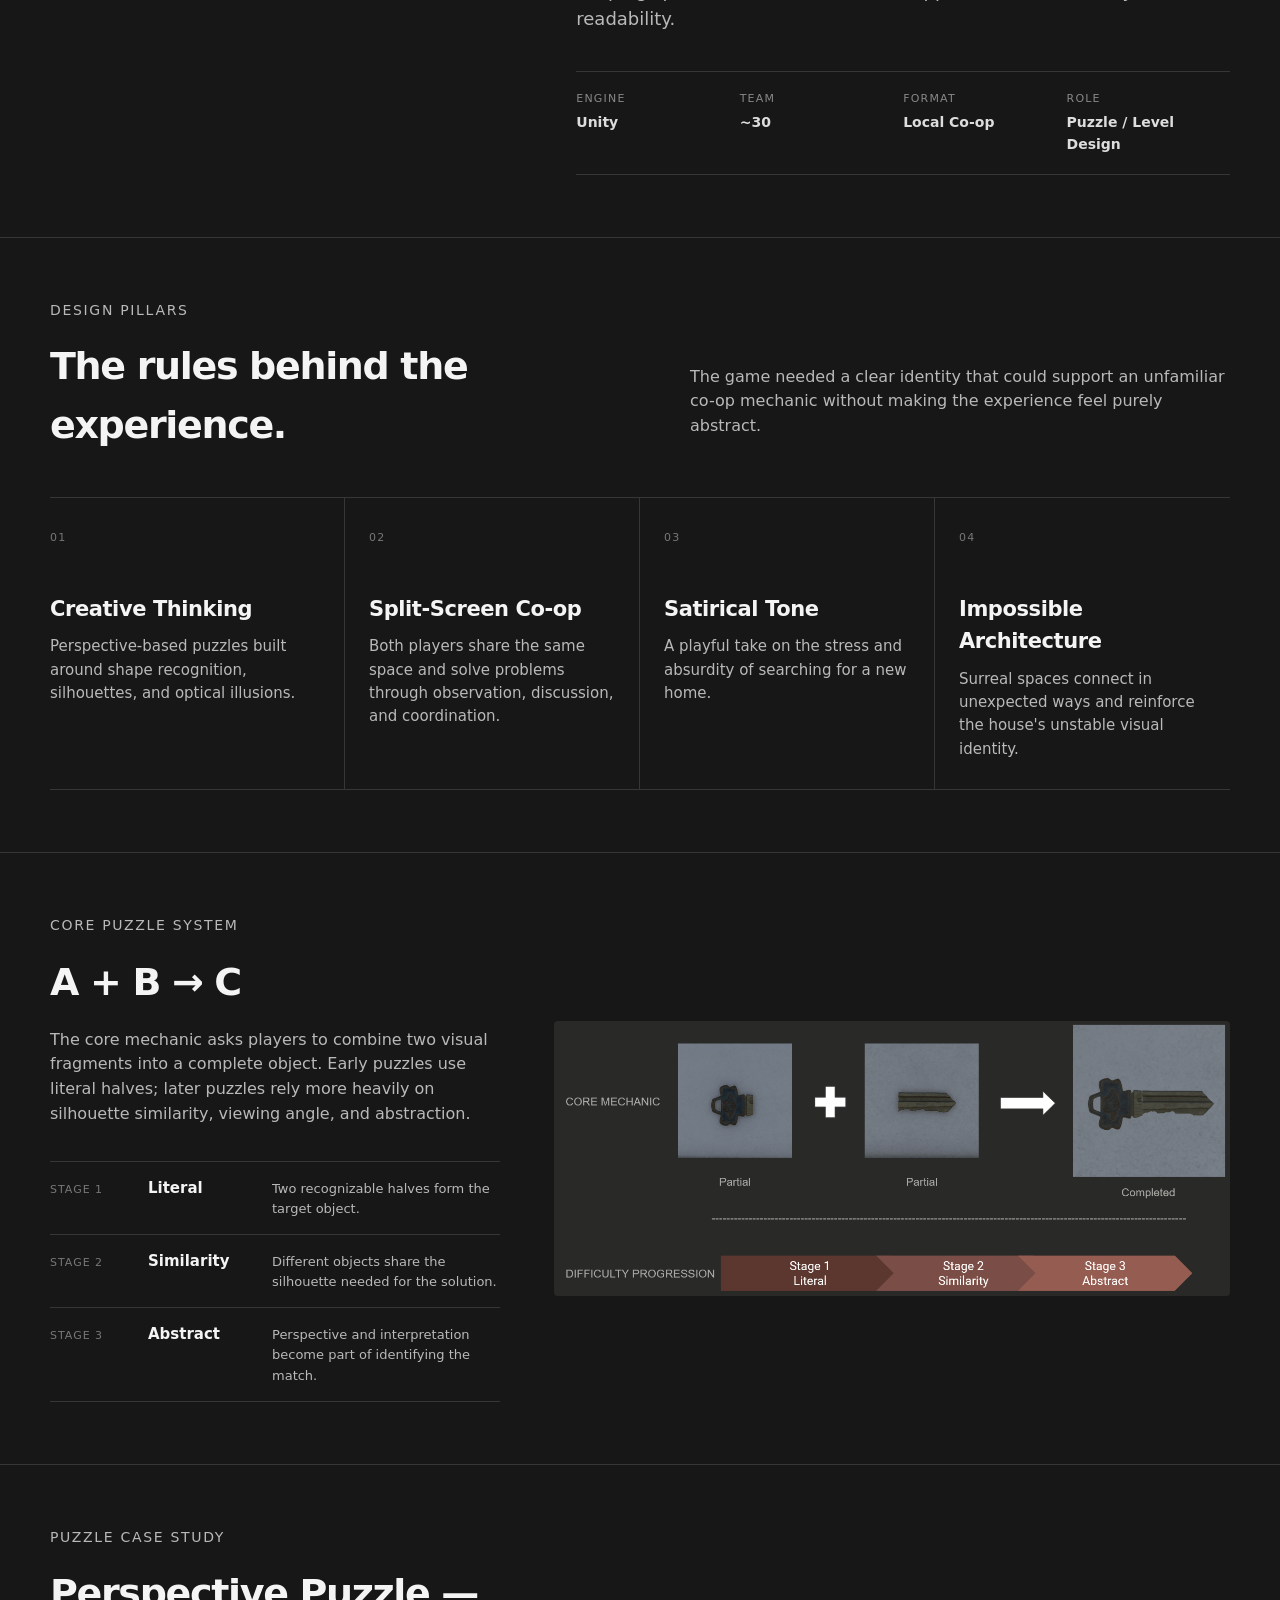
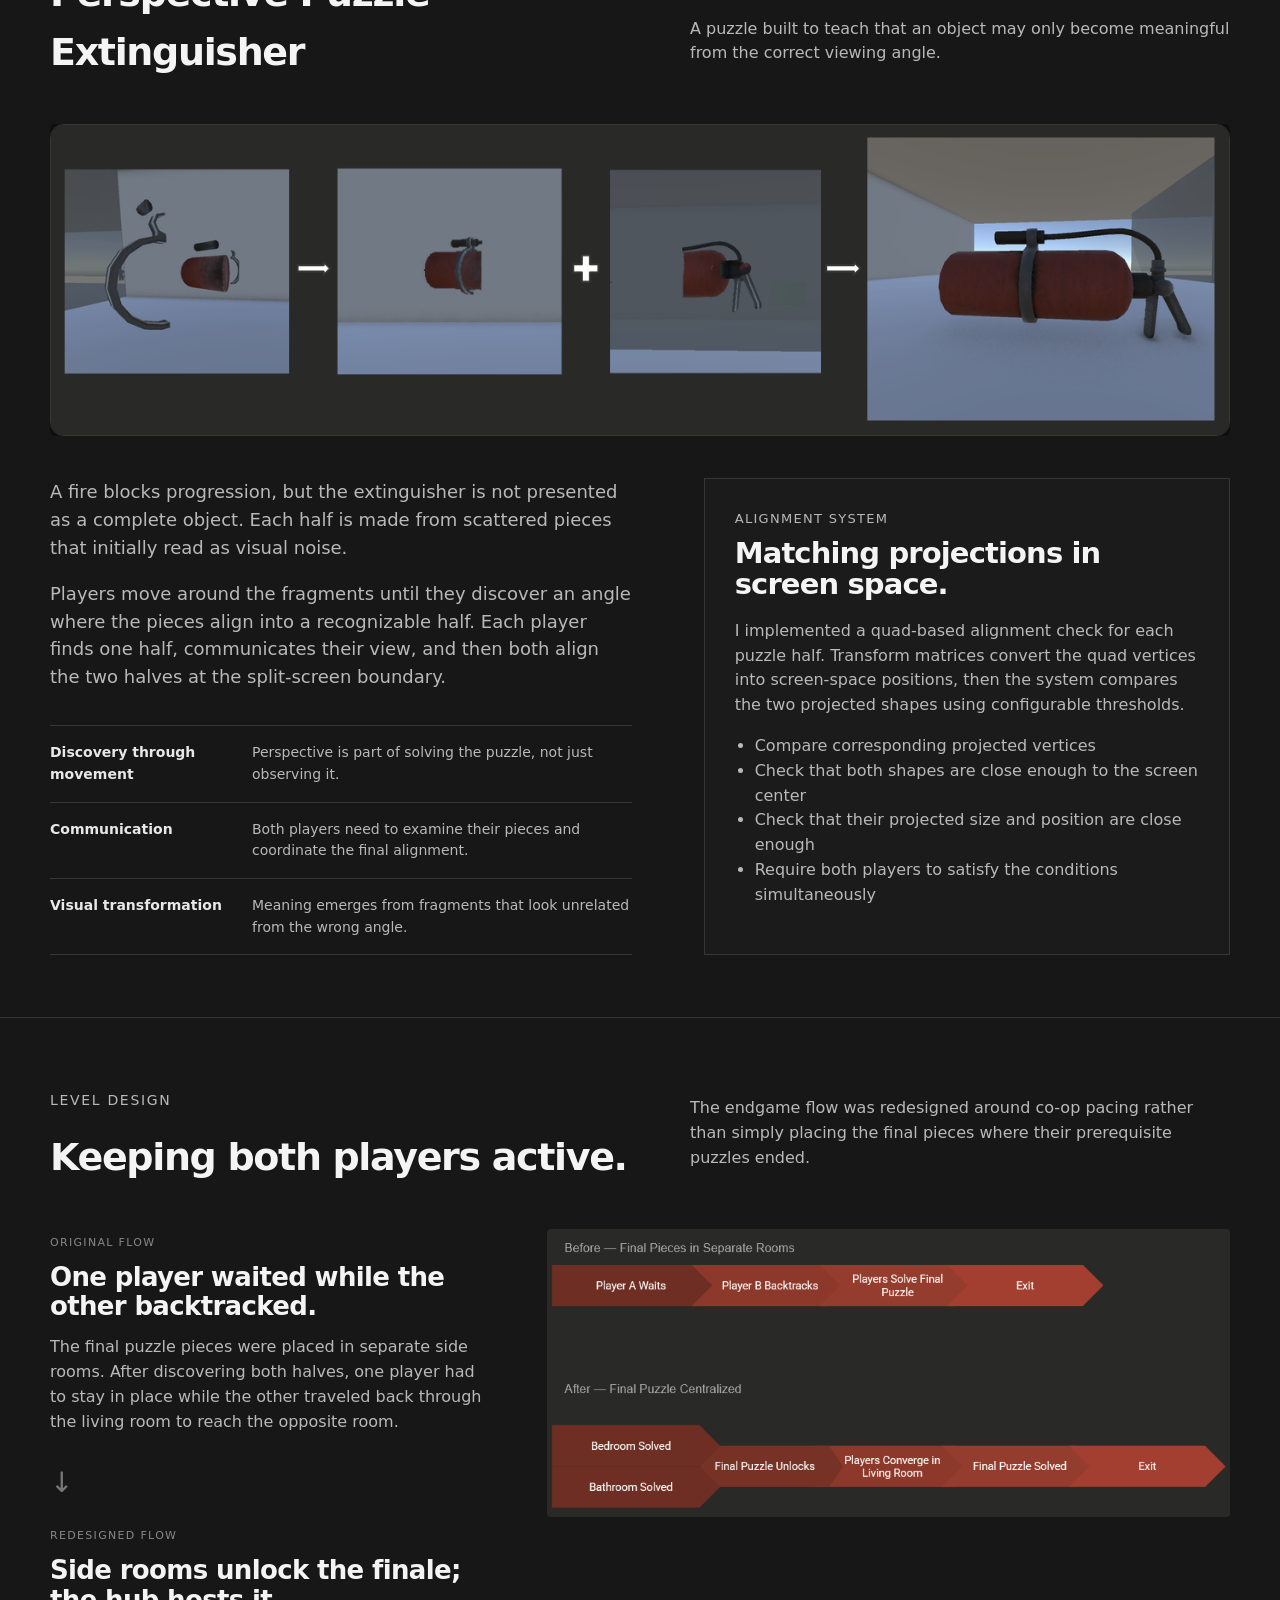
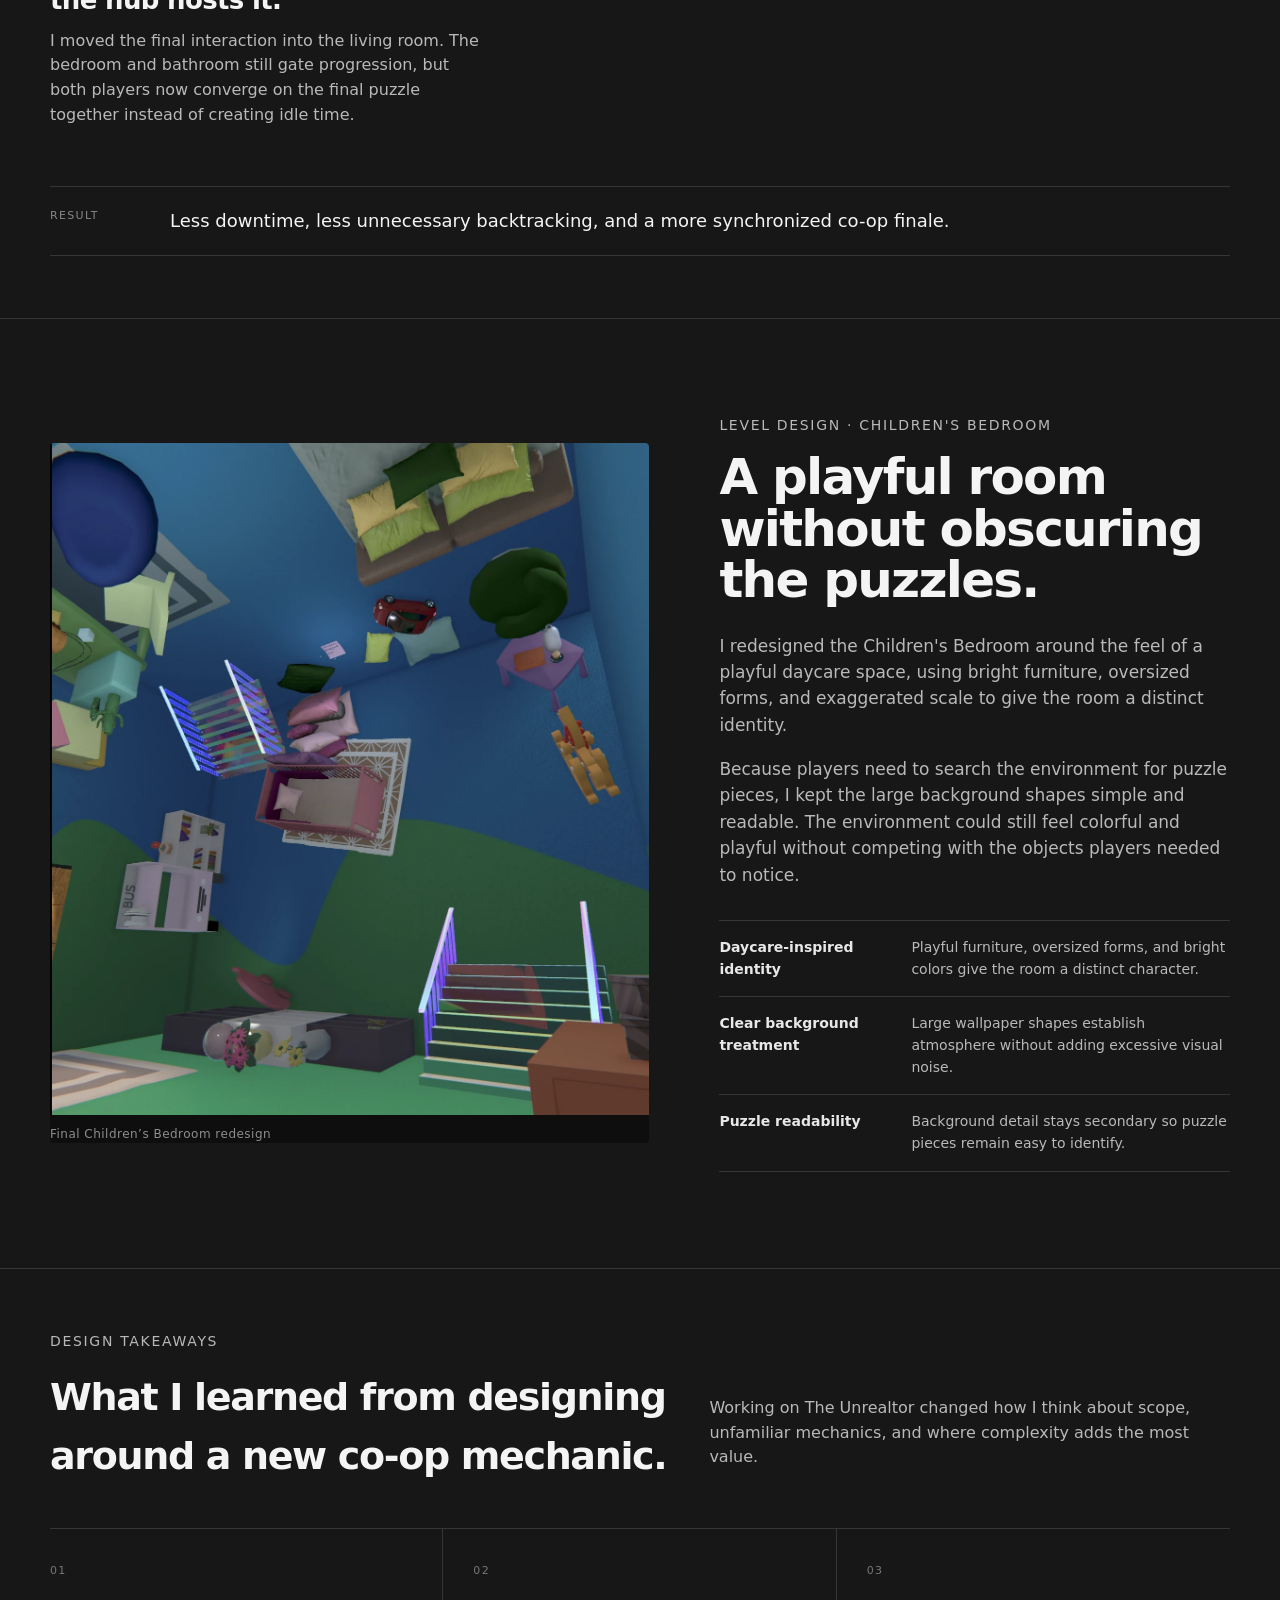
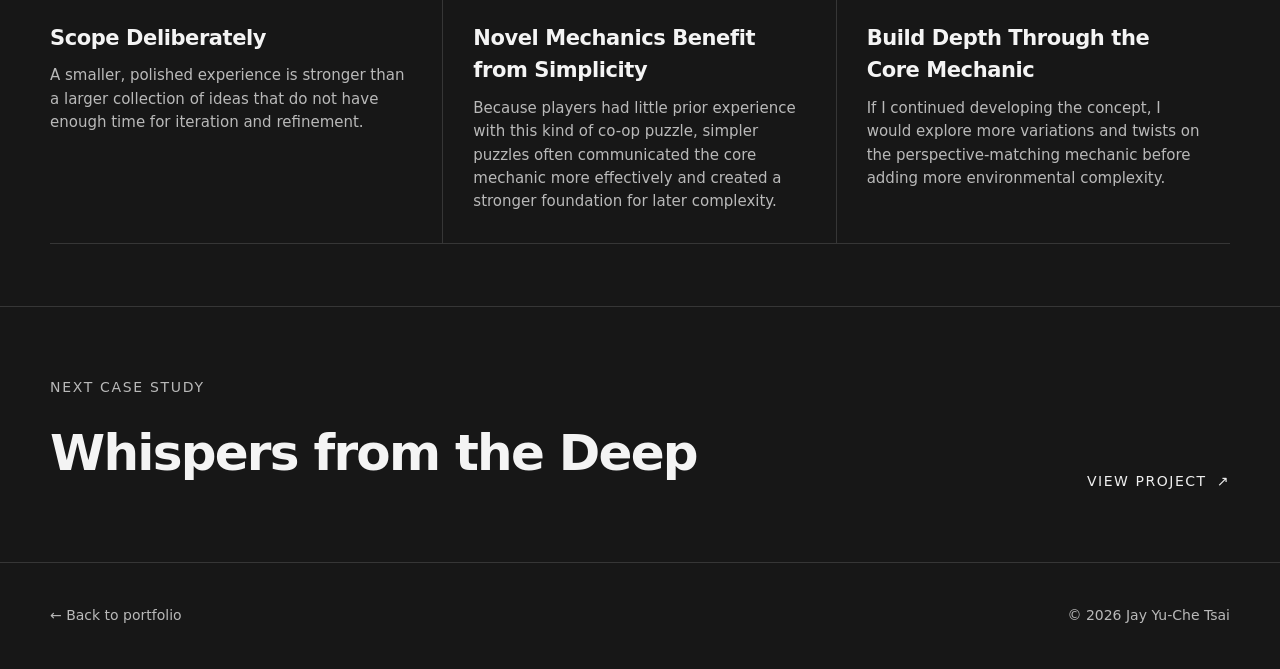
<file: unrealtor.html>
<!doctype html>
<html lang="en">
<head>
<meta charset="utf-8">
<meta name="viewport" content="width=device-width,initial-scale=1">
<meta name="description" content="The Unrealtor — puzzle and level design case study by Jay Yu-Che Tsai.">
<title>The Unrealtor — Jay Yu-Che Tsai</title>
<link rel="icon" href="favicon.svg" type="image/svg+xml">
<link rel="canonical" href="https://jay-tsai-portfolio.vercel.app/unrealtor.html">
<meta name="robots" content="index,follow">
<meta name="theme-color" content="#171717">
<meta property="og:type" content="website">
<meta property="og:site_name" content="Jay Yu-Che Tsai — Game Design Portfolio">
<meta property="og:title" content="The Unrealtor — Jay Yu-Che Tsai">
<meta property="og:description" content="The Unrealtor — puzzle and level design case study by Jay Yu-Che Tsai.">
<meta property="og:url" content="https://jay-tsai-portfolio.vercel.app/unrealtor.html">
<meta property="og:image" content="https://jay-tsai-portfolio.vercel.app/assets/social-preview.jpg">
<meta property="og:image:width" content="1200">
<meta property="og:image:height" content="630">
<meta property="og:image:alt" content="Jay Yu-Che Tsai — Game Design Portfolio">
<meta name="twitter:card" content="summary_large_image">
<meta name="twitter:title" content="The Unrealtor — Jay Yu-Che Tsai">
<meta name="twitter:description" content="The Unrealtor — puzzle and level design case study by Jay Yu-Che Tsai.">
<meta name="twitter:image" content="https://jay-tsai-portfolio.vercel.app/assets/social-preview.jpg">
<link rel="stylesheet" href="styles.css">
</head>
<body>
<nav class="nav"><div class="container nav-inner">
  <a class="brand" href="index.html">← JAY YU-CHE TSAI</a>
  <div class="nav-links"><a href="index.html#work">Projects</a><a href="index.html#about">About</a><a href="index.html#contact">Contact</a></div>
</div></nav>

<header class="project-hero project-hero-redesign">
  <div class="container">
    <div class="eyebrow">USC Capstone · Unity · Local Co-op</div>
    <h1>The Unrealtor</h1>
    <p class="lead">A local split-screen puzzle game where two players explore an impossible house and solve visual puzzles by combining objects, perspectives, and communication.</p>
    <div class="project-role-line">Puzzle Design · Level Design · Systems Design</div>
    <div class="actions unrealtor-actions">
      <a class="btn" href="https://store.steampowered.com/app/4420050/The_Unrealtor/" target="_blank" rel="noopener noreferrer">View on Steam ↗</a>
    </div>
    <div class="project-hero-video">
      <video autoplay muted loop playsinline preload="metadata" poster="assets/unrealtor_home_generated.jpg">
        <source src="assets/home_unrealtor.mp4" type="video/mp4">
      </video>
    </div>
  </div>
</header>

<main>
<section class="case project-overview-case">
  <div class="container project-overview-grid">
    <div>
      <div class="eyebrow">Project Overview</div>
      <h2>Building a new co-op puzzle language.</h2>
    </div>
    <div class="overview-copy">
      <p>The Unrealtor is a local cooperative puzzle game built by a team of roughly 30. Two players share the same strange house but view the world through separate split-screen perspectives, creating puzzles around what each player sees and how they communicate.</p>
      <p>My work focused on <strong>puzzle design</strong> and <strong>level design</strong>: developing perspective-based puzzle ideas, refining progression and pacing, and shaping spaces so the environment supported both discovery and readability.</p>
      <div class="project-facts">
        <div><span>Engine</span><strong>Unity</strong></div>
        <div><span>Team</span><strong>~30</strong></div>
        <div><span>Format</span><strong>Local Co-op</strong></div>
        <div><span>Role</span><strong>Puzzle / Level Design</strong></div>
      </div>
    </div>
  </div>
</section>

<section class="case">
  <div class="container">
    <div class="section-head project-section-head">
      <div><div class="eyebrow">Design Pillars</div><h2>The rules behind the experience.</h2></div>
      <p class="section-copy">The game needed a clear identity that could support an unfamiliar co-op mechanic without making the experience feel purely abstract.</p>
    </div>
    <div class="pillar-grid">
      <article class="pillar-card"><span>01</span><h3>Creative Thinking</h3><p>Perspective-based puzzles built around shape recognition, silhouettes, and optical illusions.</p></article>
      <article class="pillar-card"><span>02</span><h3>Split-Screen Co-op</h3><p>Both players share the same space and solve problems through observation, discussion, and coordination.</p></article>
      <article class="pillar-card"><span>03</span><h3>Satirical Tone</h3><p>A playful take on the stress and absurdity of searching for a new home.</p></article>
      <article class="pillar-card"><span>04</span><h3>Impossible Architecture</h3><p>Surreal spaces connect in unexpected ways and reinforce the house's unstable visual identity.</p></article>
    </div>
  </div>
</section>

<section class="case">
  <div class="container case-grid puzzle-system-grid">
    <div>
      <div class="eyebrow">Core Puzzle System</div>
      <h2>A + B → C</h2>
      <p>The core mechanic asks players to combine two visual fragments into a complete object. Early puzzles use literal halves; later puzzles rely more heavily on silhouette similarity, viewing angle, and abstraction.</p>
      <div class="progression-list">
        <div><span>Stage 1</span><strong>Literal</strong><small>Two recognizable halves form the target object.</small></div>
        <div><span>Stage 2</span><strong>Similarity</strong><small>Different objects share the silhouette needed for the solution.</small></div>
        <div><span>Stage 3</span><strong>Abstract</strong><small>Perspective and interpretation become part of identifying the match.</small></div>
      </div>
    </div>
    <div class="project-visual"><img src="assets/unrealtor_core_system.webp" alt="The Unrealtor puzzle system showing two partial objects combining into a completed object and the progression from literal to abstract puzzles" loading="lazy" decoding="async"></div>
  </div>
</section>

<section class="case">
  <div class="container">
    <div class="section-head project-section-head">
      <div><div class="eyebrow">Puzzle Case Study</div><h2>Perspective Puzzle — Extinguisher</h2></div>
      <p class="section-copy">A puzzle built to teach that an object may only become meaningful from the correct viewing angle.</p>
    </div>
    <div class="extinguisher-visual"><img src="assets/unrealtor_extinguisher_progression.webp" alt="Extinguisher puzzle progression from scattered fragments to two aligned halves and a completed extinguisher" loading="lazy" decoding="async"></div>
    <div class="case-study-layout extinguisher-copy-layout">
      <div class="case-study-copy">
        <p>A fire blocks progression, but the extinguisher is not presented as a complete object. Each half is made from scattered pieces that initially read as visual noise.</p>
        <p>Players move around the fragments until they discover an angle where the pieces align into a recognizable half. Each player finds one half, communicates their view, and then both align the two halves at the split-screen boundary.</p>
        <div class="case-study-callouts">
          <div><strong>Discovery through movement</strong><span>Perspective is part of solving the puzzle, not just observing it.</span></div>
          <div><strong>Communication</strong><span>Both players need to examine their pieces and coordinate the final alignment.</span></div>
          <div><strong>Visual transformation</strong><span>Meaning emerges from fragments that look unrelated from the wrong angle.</span></div>
        </div>
      </div>
      <div class="system-panel">
        <div class="card-kicker">Alignment System</div>
        <h3>Matching projections in screen space.</h3>
        <p>I implemented a quad-based alignment check for each puzzle half. Transform matrices convert the quad vertices into screen-space positions, then the system compares the two projected shapes using configurable thresholds.</p>
        <ul><li>Compare corresponding projected vertices</li><li>Check that both shapes are close enough to the screen center</li><li>Check that their projected size and position are close enough</li><li>Require both players to satisfy the conditions simultaneously</li></ul>
      </div>
    </div>
  </div>
</section>

<section class="case">
  <div class="container">
    <div class="section-head project-section-head">
      <div><div class="eyebrow">Level Design</div><h2>Keeping both players active.</h2></div>
      <p class="section-copy">The endgame flow was redesigned around co-op pacing rather than simply placing the final pieces where their prerequisite puzzles ended.</p>
    </div>
    <div class="flow-case-grid">
      <div class="flow-copy">
        <div class="flow-block issue"><span>Original Flow</span><h3>One player waited while the other backtracked.</h3><p>The final puzzle pieces were placed in separate side rooms. After discovering both halves, one player had to stay in place while the other traveled back through the living room to reach the opposite room.</p></div>
        <div class="flow-arrow">↓</div>
        <div class="flow-block solution"><span>Redesigned Flow</span><h3>Side rooms unlock the finale; the hub hosts it.</h3><p>I moved the final interaction into the living room. The bedroom and bathroom still gate progression, but both players now converge on the final puzzle together instead of creating idle time.</p></div>
      </div>
      <div class="project-visual flow-visual"><img src="assets/unrealtor_flow_slide.webp" alt="Diagram comparing the original endgame flow and redesigned endgame flow in The Unrealtor" loading="lazy" decoding="async"></div>
    </div>
    <div class="result-strip"><span>Result</span><strong>Less downtime, less unnecessary backtracking, and a more synchronized co-op finale.</strong></div>
  </div>
</section>

<section class="case bedroom-case">
  <div class="container bedroom-grid">
    <figure class="bedroom-media">
      <img src="assets/unrealtor_childrens_bedroom.webp" alt="Final design of the Children's Bedroom in The Unrealtor" loading="lazy" decoding="async">
      <figcaption>Final Children’s Bedroom redesign</figcaption>
    </figure>
    <div class="bedroom-copy">
      <div class="eyebrow">Level Design · Children's Bedroom</div>
      <h2>A playful room without obscuring the puzzles.</h2>
      <p>I redesigned the Children's Bedroom around the feel of a playful daycare space, using bright furniture, oversized forms, and exaggerated scale to give the room a distinct identity.</p>
      <p>Because players need to search the environment for puzzle pieces, I kept the large background shapes simple and readable. The environment could still feel colorful and playful without competing with the objects players needed to notice.</p>
      <div class="bedroom-points">
        <div><strong>Daycare-inspired identity</strong><span>Playful furniture, oversized forms, and bright colors give the room a distinct character.</span></div>
        <div><strong>Clear background treatment</strong><span>Large wallpaper shapes establish atmosphere without adding excessive visual noise.</span></div>
        <div><strong>Puzzle readability</strong><span>Background detail stays secondary so puzzle pieces remain easy to identify.</span></div>
      </div>
    </div>
  </div>
</section>

<section class="case">
  <div class="container">
    <div class="section-head project-section-head takeaway-head">
      <div><div class="eyebrow">Design Takeaways</div><h2>What I learned from designing around a new co-op mechanic.</h2></div>
      <p class="section-copy">Working on The Unrealtor changed how I think about scope, unfamiliar mechanics, and where complexity adds the most value.</p>
    </div>
    <div class="takeaway-grid">
      <article><span>01</span><h3>Scope Deliberately</h3><p>A smaller, polished experience is stronger than a larger collection of ideas that do not have enough time for iteration and refinement.</p></article>
      <article><span>02</span><h3>Novel Mechanics Benefit from Simplicity</h3><p>Because players had little prior experience with this kind of co-op puzzle, simpler puzzles often communicated the core mechanic more effectively and created a stronger foundation for later complexity.</p></article>
      <article><span>03</span><h3>Build Depth Through the Core Mechanic</h3><p>If I continued developing the concept, I would explore more variations and twists on the perspective-matching mechanic before adding more environmental complexity.</p></article>
    </div>
  </div>
</section>

<section class="project-next"><div class="container project-next-inner">
  <div><div class="eyebrow">Next Case Study</div><h2>Whispers from the Deep</h2></div>
  <a class="text-link" href="whispers.html">View project <span aria-hidden="true">↗</span></a>
</div></section>
</main>

<footer class="footer"><div class="container footer-inner"><a href="index.html">← Back to portfolio</a><span>© 2026 Jay Yu-Che Tsai</span></div></footer>
</body>
</html>
</file>
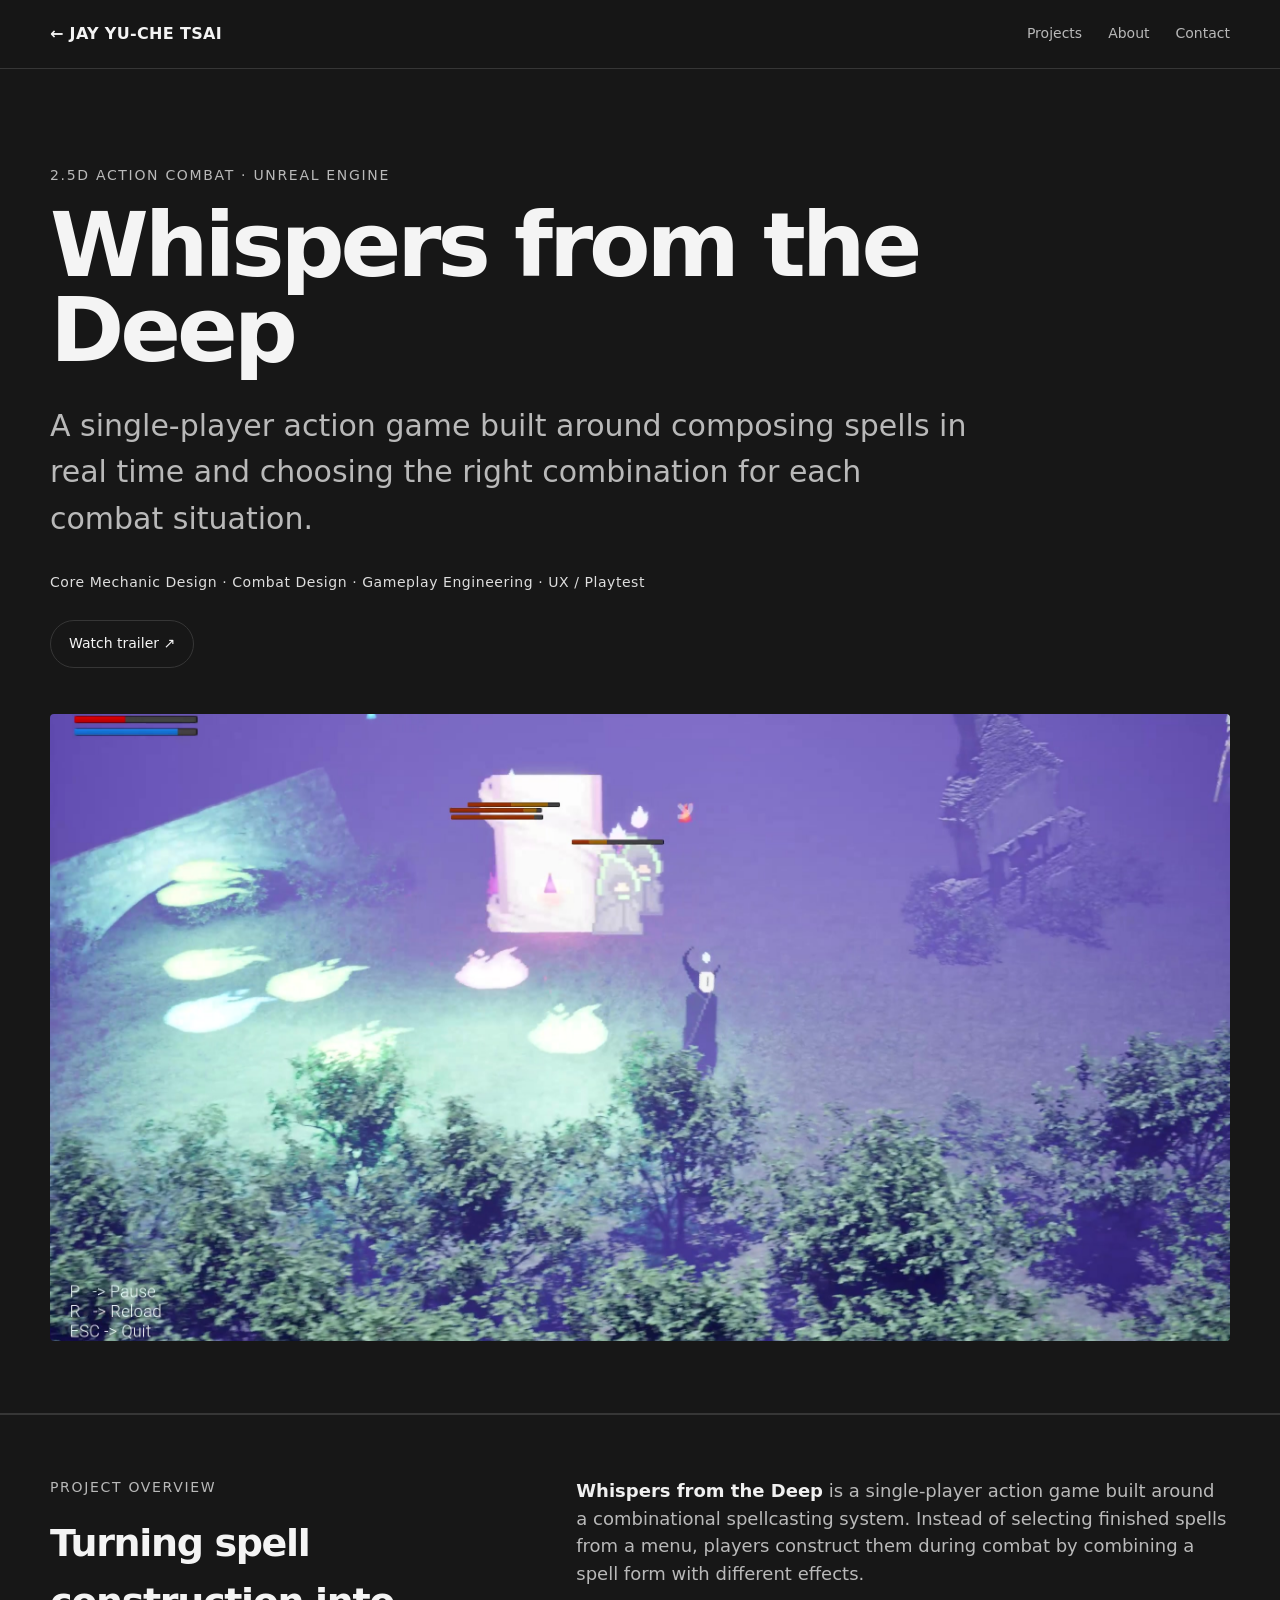
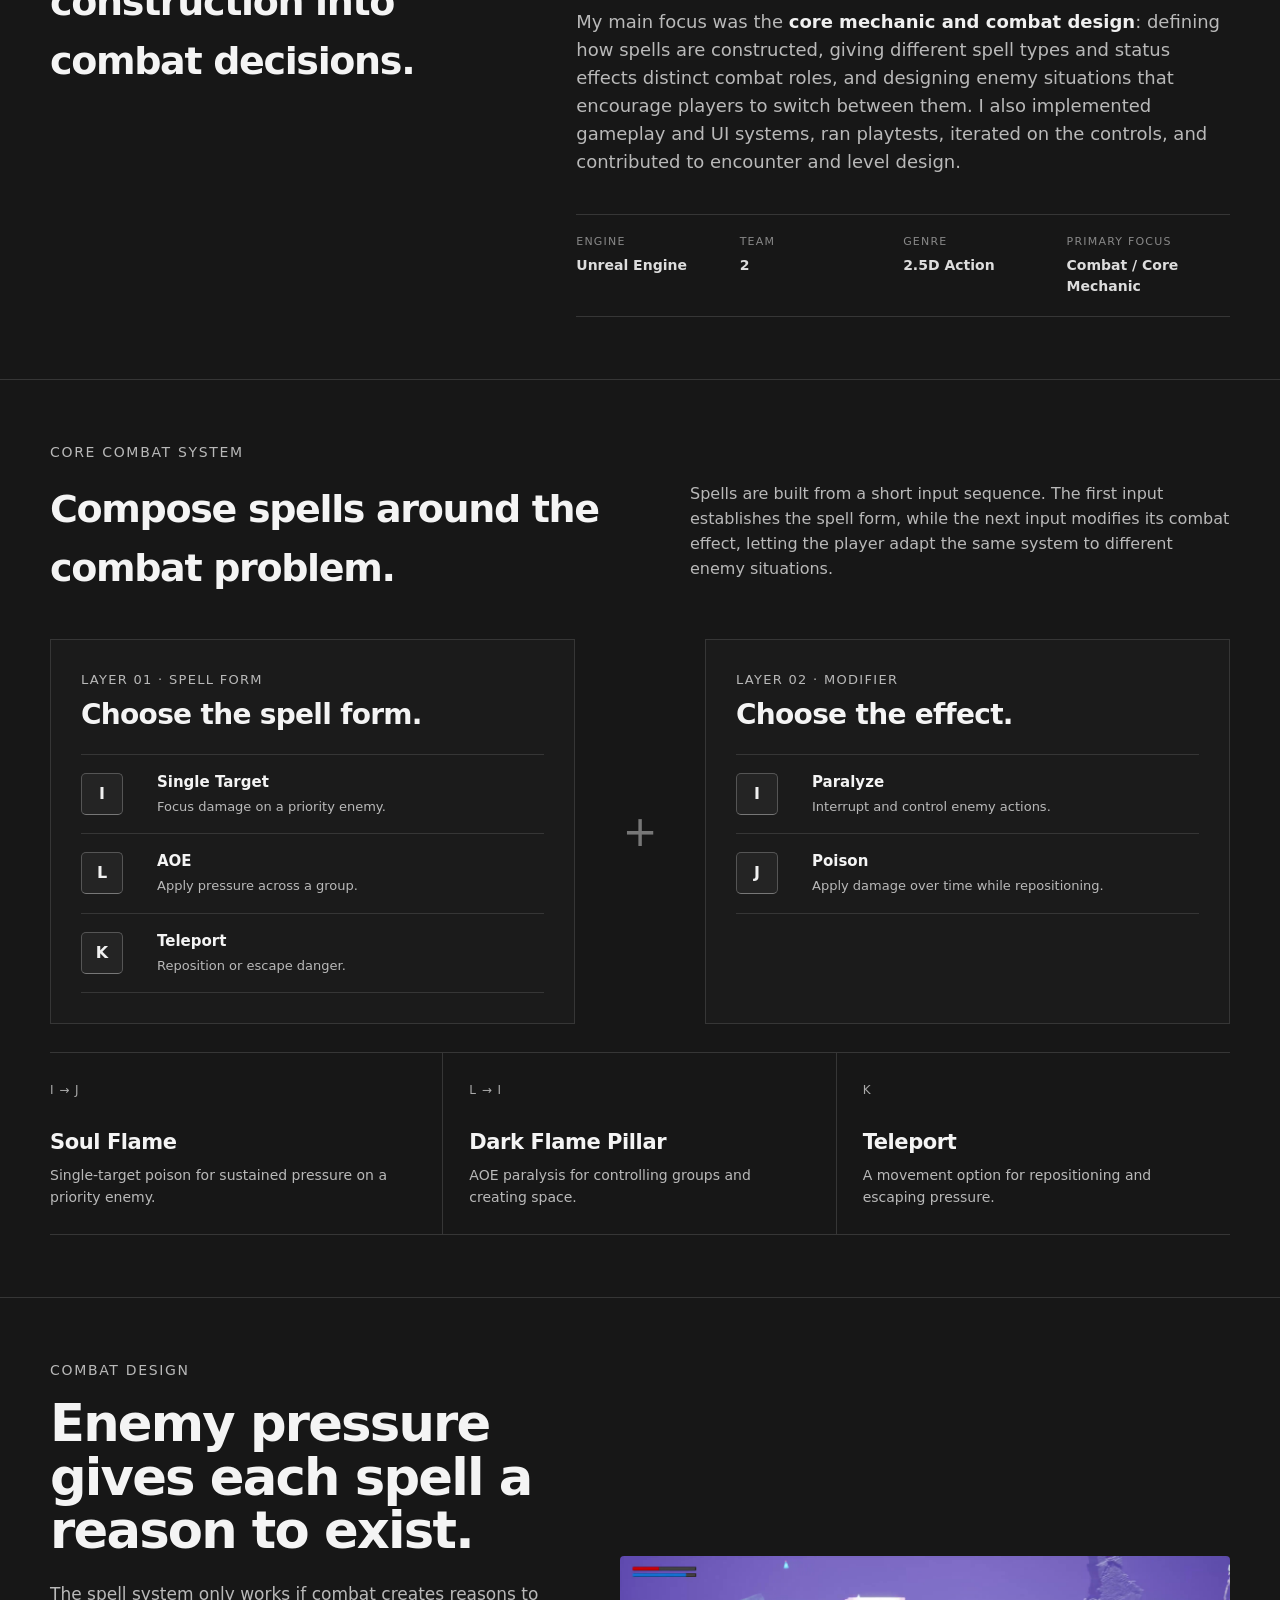
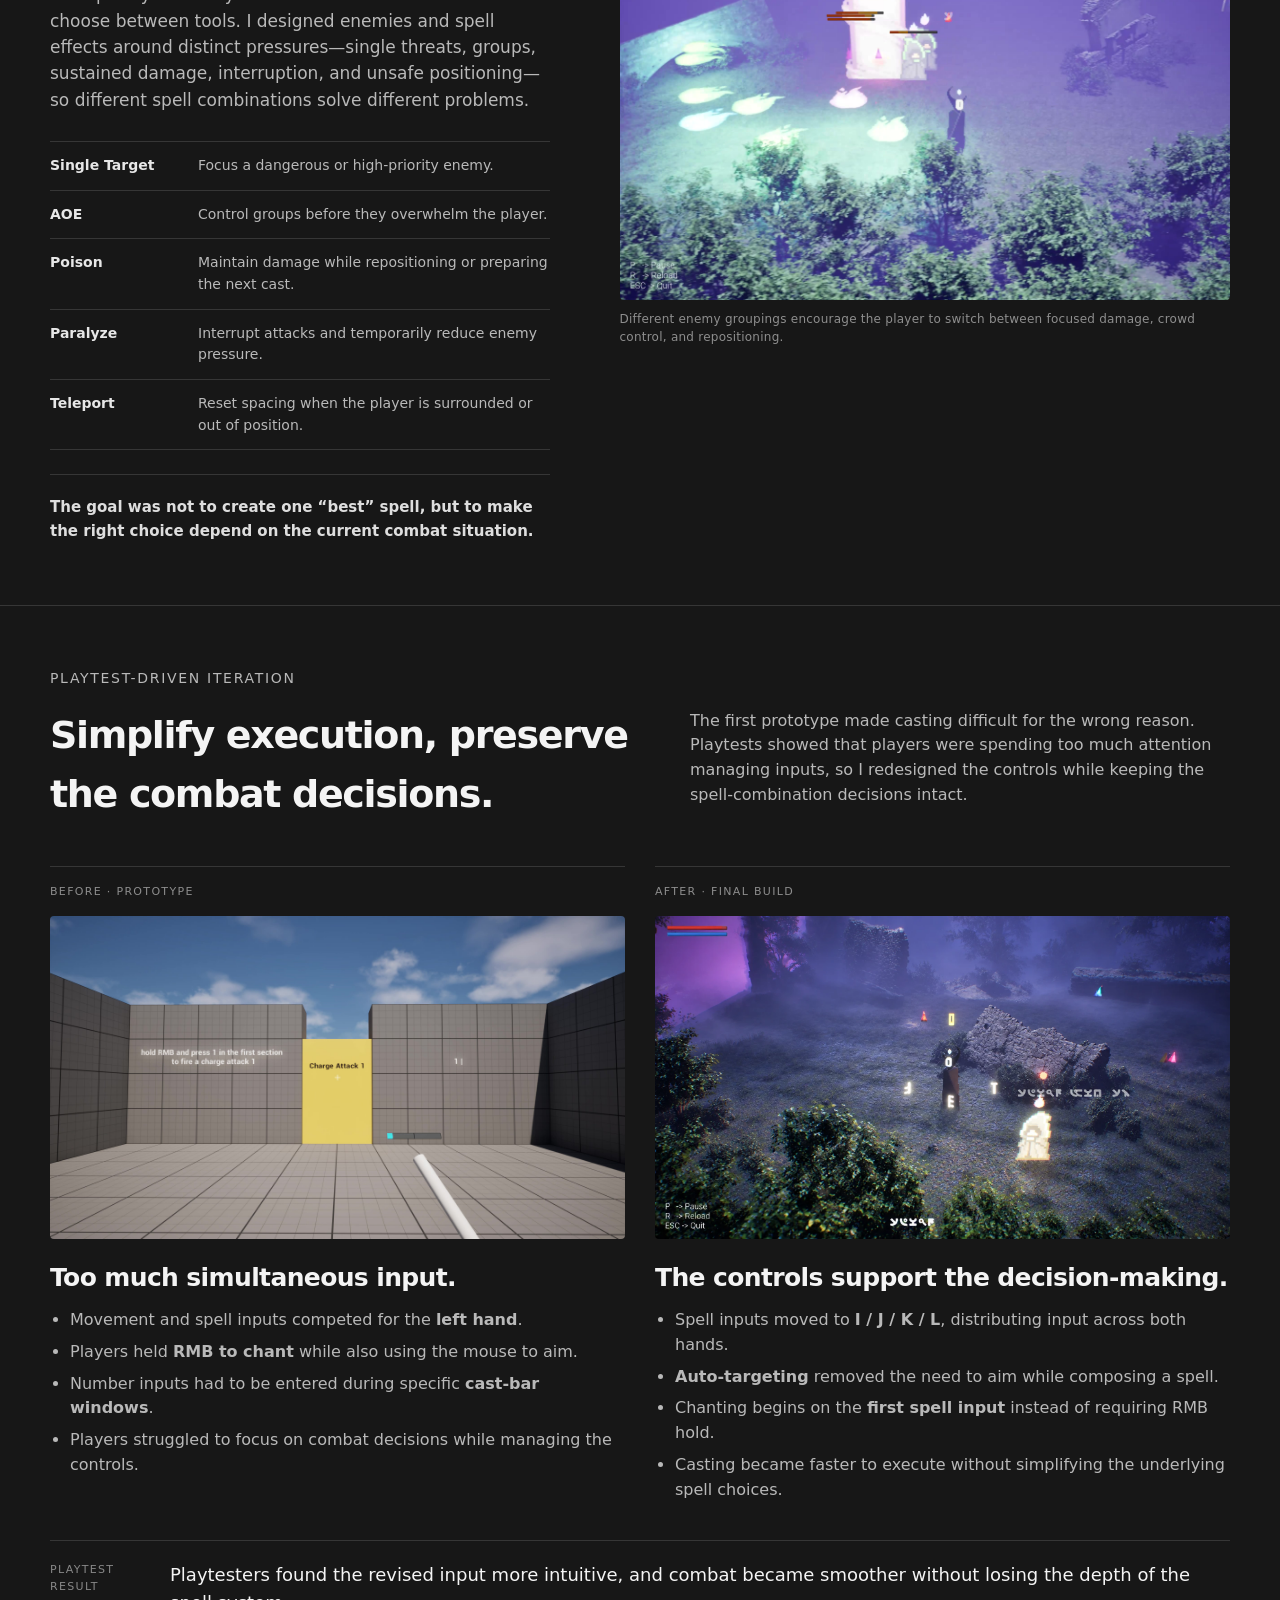
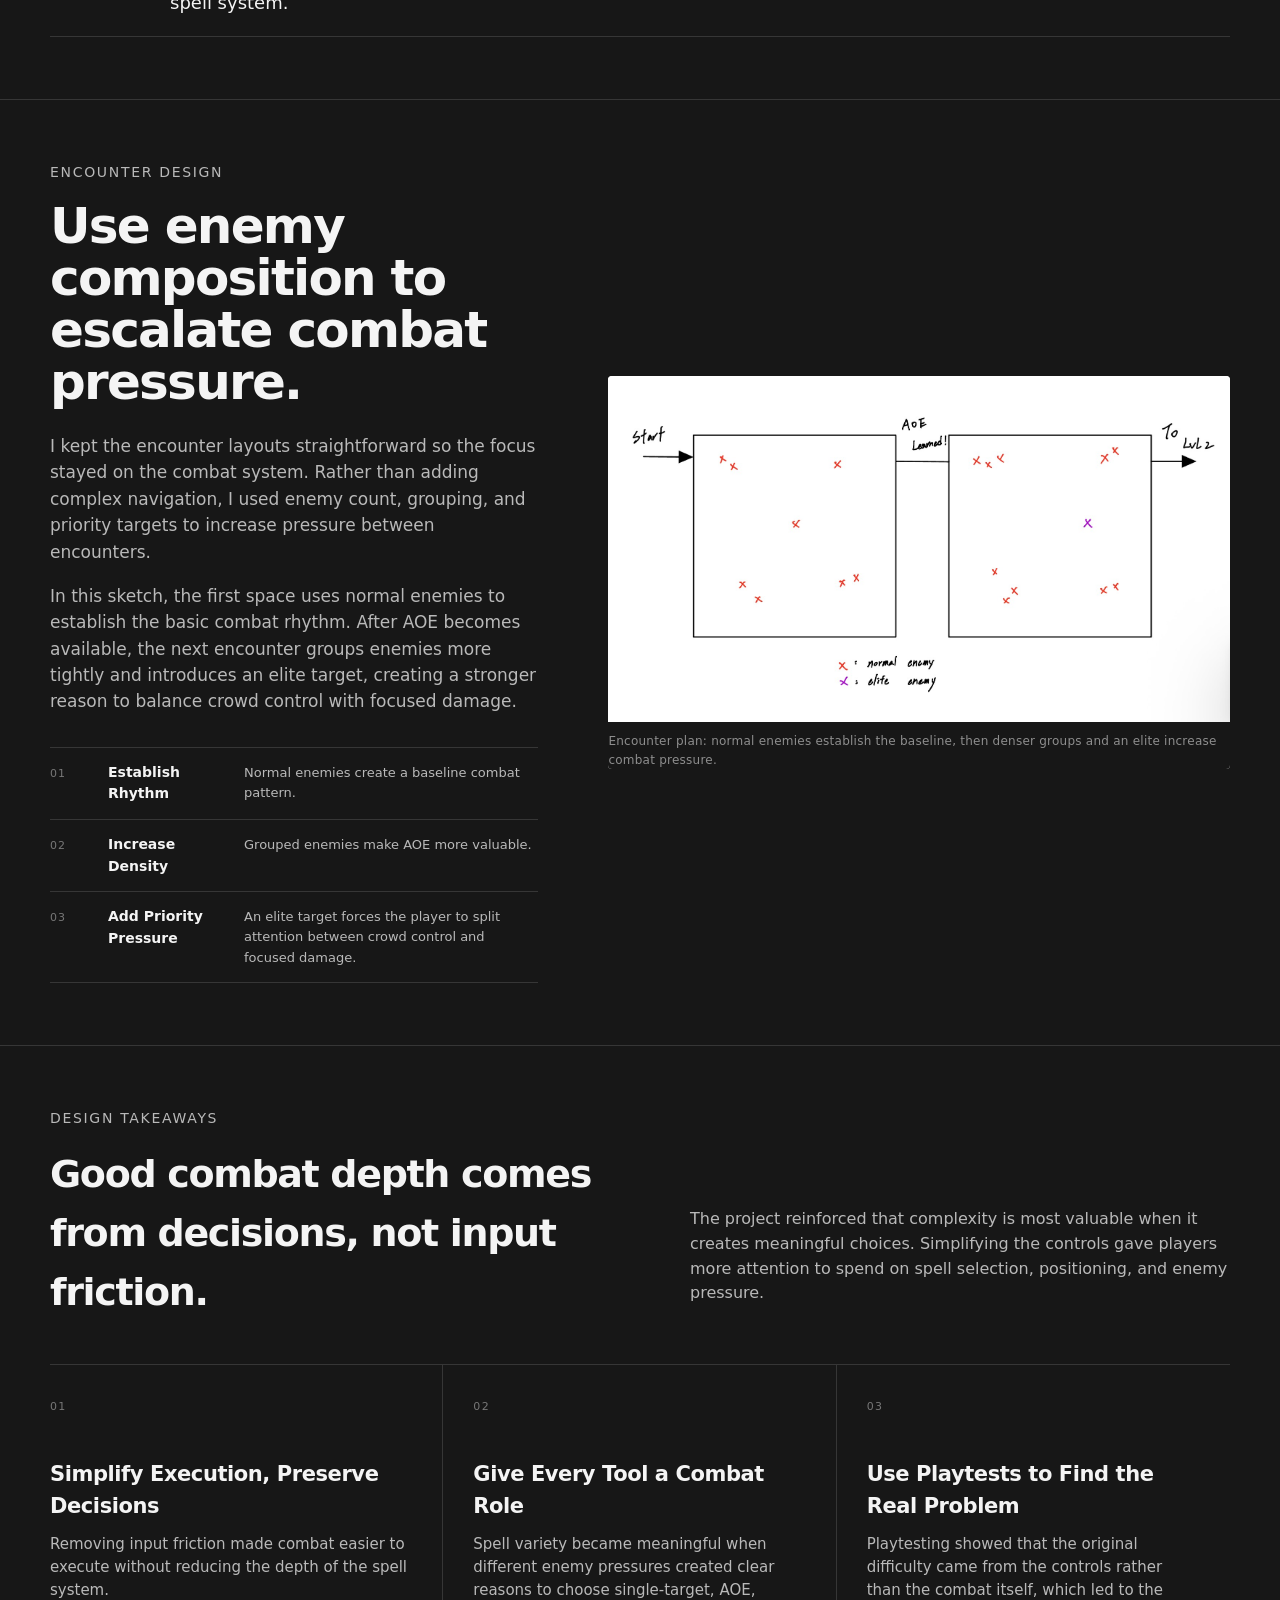
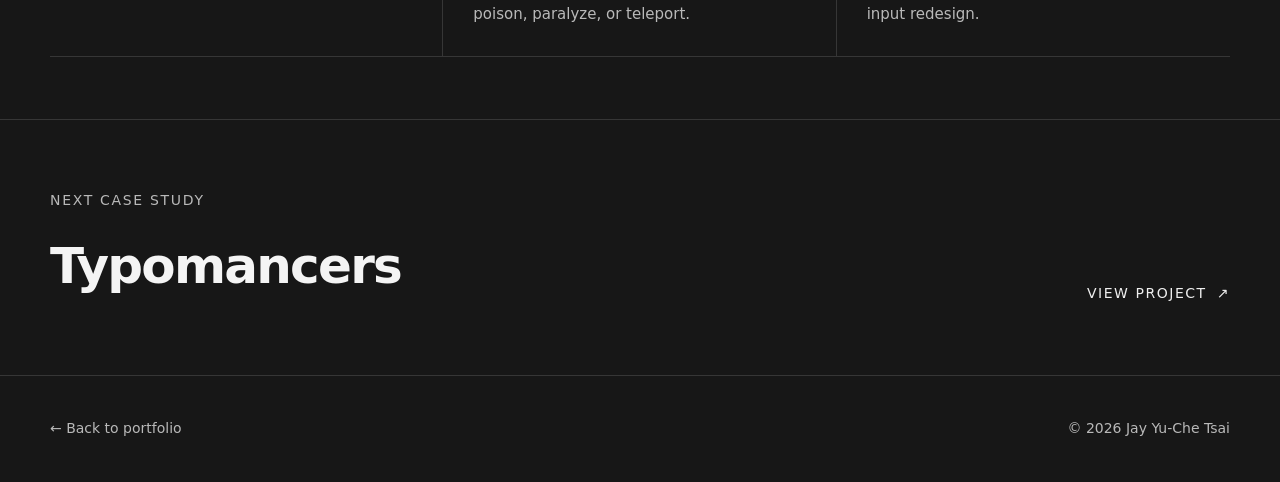
<file: whispers.html>
<!doctype html>
<html lang="en">
<head>
<meta charset="utf-8">
<meta name="viewport" content="width=device-width,initial-scale=1">
<meta name="description" content="Whispers from the Deep — combat, systems, and gameplay design case study by Jay Yu-Che Tsai.">
<title>Whispers from the Deep — Jay Yu-Che Tsai</title>
<link rel="icon" href="favicon.svg" type="image/svg+xml">
<link rel="canonical" href="https://jay-tsai-portfolio.vercel.app/whispers.html">
<meta name="robots" content="index,follow">
<meta name="theme-color" content="#171717">
<meta property="og:type" content="website">
<meta property="og:site_name" content="Jay Yu-Che Tsai — Game Design Portfolio">
<meta property="og:title" content="Whispers from the Deep — Jay Yu-Che Tsai">
<meta property="og:description" content="Whispers from the Deep — combat, systems, and gameplay design case study by Jay Yu-Che Tsai.">
<meta property="og:url" content="https://jay-tsai-portfolio.vercel.app/whispers.html">
<meta property="og:image" content="https://jay-tsai-portfolio.vercel.app/assets/social-preview.jpg">
<meta property="og:image:width" content="1200">
<meta property="og:image:height" content="630">
<meta property="og:image:alt" content="Jay Yu-Che Tsai — Game Design Portfolio">
<meta name="twitter:card" content="summary_large_image">
<meta name="twitter:title" content="Whispers from the Deep — Jay Yu-Che Tsai">
<meta name="twitter:description" content="Whispers from the Deep — combat, systems, and gameplay design case study by Jay Yu-Che Tsai.">
<meta name="twitter:image" content="https://jay-tsai-portfolio.vercel.app/assets/social-preview.jpg">
<link rel="stylesheet" href="styles.css">
</head>
<body>
<nav class="nav"><div class="container nav-inner">
  <a class="brand" href="index.html">← JAY YU-CHE TSAI</a>
  <div class="nav-links"><a href="index.html#work">Projects</a><a href="index.html#about">About</a><a href="index.html#contact">Contact</a></div>
</div></nav>

<main>
<header class="project-hero-redesign whispers-hero">
  <div class="container">
    <div class="eyebrow">2.5D Action Combat · Unreal Engine</div>
    <h1>Whispers from the Deep</h1>
    <p class="lead">A single-player action game built around composing spells in real time and choosing the right combination for each combat situation.</p>
    <div class="project-role-line">Core Mechanic Design · Combat Design · Gameplay Engineering · UX / Playtest</div>
    <div class="actions whispers-actions">
      <a class="btn" href="https://www.youtube.com/watch?v=Wp5O9gE8J4A" target="_blank" rel="noreferrer">Watch trailer ↗</a>
    </div>
    <div class="project-hero-video whispers-hero-video">
      <video autoplay muted loop playsinline preload="metadata" poster="assets/whispers_combat.jpg">
        <source src="assets/whispers_hero.mp4" type="video/mp4">
      </video>
    </div>
  </div>
</header>

<section class="case">
  <div class="container project-overview-grid">
    <div>
      <div class="eyebrow">Project Overview</div>
      <h2>Turning spell construction into combat decisions.</h2>
    </div>
    <div class="overview-copy">
      <p><strong>Whispers from the Deep</strong> is a single-player action game built around a combinational spellcasting system. Instead of selecting finished spells from a menu, players construct them during combat by combining a spell form with different effects.</p>
      <p>My main focus was the <strong>core mechanic and combat design</strong>: defining how spells are constructed, giving different spell types and status effects distinct combat roles, and designing enemy situations that encourage players to switch between them. I also implemented gameplay and UI systems, ran playtests, iterated on the controls, and contributed to encounter and level design.</p>
      <div class="project-facts whispers-facts">
        <div><span>Engine</span><strong>Unreal Engine</strong></div>
        <div><span>Team</span><strong>2</strong></div>
        <div><span>Genre</span><strong>2.5D Action</strong></div>
        <div><span>Primary Focus</span><strong>Combat / Core Mechanic</strong></div>
      </div>
    </div>
  </div>
</section>

<section class="case">
  <div class="container">
    <div class="section-head project-section-head">
      <div><div class="eyebrow">Core Combat System</div><h2>Compose spells around the combat problem.</h2></div>
      <p class="section-copy">Spells are built from a short input sequence. The first input establishes the spell form, while the next input modifies its combat effect, letting the player adapt the same system to different enemy situations.</p>
    </div>

    <div class="spell-system-grid">
      <div class="spell-layer">
        <div class="card-kicker">Layer 01 · Spell Form</div>
        <h3>Choose the spell form.</h3>
        <div class="spell-input-list">
          <div><kbd>I</kbd><span><strong>Single Target</strong><small>Focus damage on a priority enemy.</small></span></div>
          <div><kbd>L</kbd><span><strong>AOE</strong><small>Apply pressure across a group.</small></span></div>
          <div><kbd>K</kbd><span><strong>Teleport</strong><small>Reposition or escape danger.</small></span></div>
        </div>
      </div>
      <div class="spell-plus" aria-hidden="true">+</div>
      <div class="spell-layer">
        <div class="card-kicker">Layer 02 · Modifier</div>
        <h3>Choose the effect.</h3>
        <div class="spell-input-list">
          <div><kbd>I</kbd><span><strong>Paralyze</strong><small>Interrupt and control enemy actions.</small></span></div>
          <div><kbd>J</kbd><span><strong>Poison</strong><small>Apply damage over time while repositioning.</small></span></div>
        </div>
      </div>
    </div>

    <div class="spell-examples">
      <article><span>I → J</span><h3>Soul Flame</h3><p>Single-target poison for sustained pressure on a priority enemy.</p></article>
      <article><span>L → I</span><h3>Dark Flame Pillar</h3><p>AOE paralysis for controlling groups and creating space.</p></article>
      <article><span>K</span><h3>Teleport</h3><p>A movement option for repositioning and escaping pressure.</p></article>
    </div>
  </div>
</section>

<section class="case whispers-combat-case">
  <div class="container combat-case-grid">
    <div class="combat-copy">
      <div class="eyebrow">Combat Design</div>
      <h2>Enemy pressure gives each spell a reason to exist.</h2>
      <p>The spell system only works if combat creates reasons to choose between tools. I designed enemies and spell effects around distinct pressures—single threats, groups, sustained damage, interruption, and unsafe positioning—so different spell combinations solve different problems.</p>
      <div class="combat-choice-list">
        <div><strong>Single Target</strong><span>Focus a dangerous or high-priority enemy.</span></div>
        <div><strong>AOE</strong><span>Control groups before they overwhelm the player.</span></div>
        <div><strong>Poison</strong><span>Maintain damage while repositioning or preparing the next cast.</span></div>
        <div><strong>Paralyze</strong><span>Interrupt attacks and temporarily reduce enemy pressure.</span></div>
        <div><strong>Teleport</strong><span>Reset spacing when the player is surrounded or out of position.</span></div>
      </div>
      <p class="combat-design-goal"><strong>The goal was not to create one “best” spell, but to make the right choice depend on the current combat situation.</strong></p>
    </div>
    <figure class="combat-media">
      <img src="assets/whispers_combat.jpg" alt="Whispers from the Deep combat showing the player fighting a group of enemies with spell effects" loading="lazy" decoding="async">
      <figcaption>Different enemy groupings encourage the player to switch between focused damage, crowd control, and repositioning.</figcaption>
    </figure>
  </div>
</section>

<section class="case">
  <div class="container">
    <div class="section-head project-section-head">
      <div><div class="eyebrow">Playtest-Driven Iteration</div><h2>Simplify execution, preserve the combat decisions.</h2></div>
      <p class="section-copy">The first prototype made casting difficult for the wrong reason. Playtests showed that players were spending too much attention managing inputs, so I redesigned the controls while keeping the spell-combination decisions intact.</p>
    </div>

    <div class="iteration-compare">
      <article class="iteration-card">
        <div class="iteration-label">Before · Prototype</div>
        <img src="assets/whispers_input_before.jpg" alt="Early Whispers prototype showing the original hold-to-chant and numbered charge attack input system" loading="lazy" decoding="async">
        <h3>Too much simultaneous input.</h3>
        <ul>
          <li>Movement and spell inputs competed for the <strong>left hand</strong>.</li>
          <li>Players held <strong>RMB to chant</strong> while also using the mouse to aim.</li>
          <li>Number inputs had to be entered during specific <strong>cast-bar windows</strong>.</li>
          <li>Players struggled to focus on combat decisions while managing the controls.</li>
        </ul>
      </article>
      <article class="iteration-card">
        <div class="iteration-label">After · Final Build</div>
        <img src="assets/whispers_input_after.webp" alt="Whispers final build showing the revised combat system in play" loading="lazy" decoding="async">
        <h3>The controls support the decision-making.</h3>
        <ul>
          <li>Spell inputs moved to <strong>I / J / K / L</strong>, distributing input across both hands.</li>
          <li><strong>Auto-targeting</strong> removed the need to aim while composing a spell.</li>
          <li>Chanting begins on the <strong>first spell input</strong> instead of requiring RMB hold.</li>
          <li>Casting became faster to execute without simplifying the underlying spell choices.</li>
        </ul>
      </article>
    </div>
    <div class="result-strip whispers-result"><span>Playtest Result</span><strong>Playtesters found the revised input more intuitive, and combat became smoother without losing the depth of the spell system.</strong></div>
  </div>
</section>

<section class="case encounter-case">
  <div class="container encounter-grid">
    <div class="encounter-copy">
      <div class="eyebrow">Encounter Design</div>
      <h2>Use enemy composition to escalate combat pressure.</h2>
      <p>I kept the encounter layouts straightforward so the focus stayed on the combat system. Rather than adding complex navigation, I used enemy count, grouping, and priority targets to increase pressure between encounters.</p>
      <p>In this sketch, the first space uses normal enemies to establish the basic combat rhythm. After AOE becomes available, the next encounter groups enemies more tightly and introduces an elite target, creating a stronger reason to balance crowd control with focused damage.</p>
      <div class="encounter-notes">
        <div><span>01</span><strong>Establish Rhythm</strong><small>Normal enemies create a baseline combat pattern.</small></div>
        <div><span>02</span><strong>Increase Density</strong><small>Grouped enemies make AOE more valuable.</small></div>
        <div><span>03</span><strong>Add Priority Pressure</strong><small>An elite target forces the player to split attention between crowd control and focused damage.</small></div>
      </div>
    </div>
    <figure class="encounter-media">
      <img src="assets/whispers_encounter_sketch.jpg" alt="Hand-drawn Whispers encounter design sketch showing normal enemies, an elite enemy, and the point where AOE is learned" loading="lazy" decoding="async">
      <figcaption>Encounter plan: normal enemies establish the baseline, then denser groups and an elite increase combat pressure.</figcaption>
    </figure>
  </div>
</section>

<section class="case">
  <div class="container">
    <div class="section-head project-section-head takeaway-head">
      <div><div class="eyebrow">Design Takeaways</div><h2>Good combat depth comes from decisions, not input friction.</h2></div>
      <p class="section-copy">The project reinforced that complexity is most valuable when it creates meaningful choices. Simplifying the controls gave players more attention to spend on spell selection, positioning, and enemy pressure.</p>
    </div>
    <div class="takeaway-grid whispers-takeaways">
      <article><span>01</span><h3>Simplify Execution, Preserve Decisions</h3><p>Removing input friction made combat easier to execute without reducing the depth of the spell system.</p></article>
      <article><span>02</span><h3>Give Every Tool a Combat Role</h3><p>Spell variety became meaningful when different enemy pressures created clear reasons to choose single-target, AOE, poison, paralyze, or teleport.</p></article>
      <article><span>03</span><h3>Use Playtests to Find the Real Problem</h3><p>Playtesting showed that the original difficulty came from the controls rather than the combat itself, which led to the input redesign.</p></article>
    </div>
  </div>
</section>

<section class="project-next"><div class="container project-next-inner">
  <div><div class="eyebrow">Next Case Study</div><h2>Typomancers</h2></div>
  <a class="text-link" href="typomancers.html">View project <span aria-hidden="true">↗</span></a>
</div></section>
</main>

<footer class="footer"><div class="container footer-inner"><a href="index.html">← Back to portfolio</a><span>© 2026 Jay Yu-Che Tsai</span></div></footer>
</body>
</html>
</file>
<file: styles.css>
:root{
  --bg:#171717;
  --panel:#202020;
  --text:#f4f4f4;
  --muted:#b9b9b9;
  --line:#363636;
  --accent:#d8d8d8;
  --max:1180px;
}
*{box-sizing:border-box}
html{scroll-behavior:smooth}
body{
  margin:0;
  font-family:Inter, ui-sans-serif, system-ui, -apple-system, BlinkMacSystemFont, "Segoe UI", sans-serif;
  background:var(--bg);
  color:var(--text);
  line-height:1.55;
}
a{color:inherit;text-decoration:none}
img{max-width:100%;display:block}
.container{width:min(var(--max), calc(100% - 48px));margin:auto}
.nav{
  position:sticky;top:0;z-index:20;
  background:rgba(23,23,23,.9);backdrop-filter:blur(12px);
  border-bottom:1px solid var(--line)
}
.nav-inner{height:68px;display:flex;align-items:center;justify-content:space-between}
.brand{font-weight:700;letter-spacing:.02em}
.nav-links{display:flex;gap:26px;color:var(--muted);font-size:14px}
.nav-links a:hover{color:var(--text)}
.hero{padding:110px 0 84px;border-bottom:1px solid var(--line)}
.eyebrow{color:var(--muted);font-size:14px;text-transform:uppercase;letter-spacing:.12em;margin-bottom:16px}
h1{font-size:clamp(48px,7vw,92px);line-height:.95;letter-spacing:-.045em;margin:0 0 28px;max-width:980px}
.lead{font-size:clamp(20px,2.4vw,30px);color:var(--muted);max-width:900px}
.actions{display:flex;gap:14px;flex-wrap:wrap;margin-top:34px}
.btn{border:1px solid var(--line);padding:12px 18px;border-radius:999px;font-size:14px}
.btn.primary{background:var(--text);color:#161616;border-color:var(--text)}
section{padding:84px 0}
.section-head{display:flex;justify-content:space-between;align-items:end;gap:24px;margin-bottom:34px}
h2{font-size:clamp(32px,4vw,52px);letter-spacing:-.035em;margin:0}
.section-copy{color:var(--muted);max-width:540px}
.grid{display:grid;grid-template-columns:repeat(12,1fr);gap:22px}
.card{
  grid-column:span 6;background:var(--panel);border:1px solid var(--line);
  border-radius:18px;overflow:hidden;transition:.2s transform,.2s border-color
}
.card:hover{transform:translateY(-3px);border-color:#555}
.card img{width:100%;aspect-ratio:16/10;object-fit:cover;background:#111}
.card-body{padding:24px}
.card-kicker{font-size:13px;color:var(--muted);text-transform:uppercase;letter-spacing:.1em}
.card h3{font-size:28px;letter-spacing:-.025em;margin:8px 0 10px}
.card p{color:var(--muted);margin:0 0 18px}
.tags{display:flex;flex-wrap:wrap;gap:8px}
.tag{font-size:12px;border:1px solid var(--line);border-radius:999px;padding:6px 9px;color:#d2d2d2}
.placeholder{aspect-ratio:16/10;background:linear-gradient(135deg,#252525,#1b1b1b);display:flex;align-items:center;justify-content:center;color:#777;font-size:14px}
.about-grid{display:grid;grid-template-columns:1.2fr .8fr;gap:52px}
.about-grid p{color:var(--muted);font-size:18px}
.skill-list{display:grid;grid-template-columns:1fr 1fr;gap:12px}
.skill{padding:16px;border:1px solid var(--line);border-radius:14px;color:#d5d5d5}
.footer{padding:42px 0;border-top:1px solid var(--line);color:var(--muted);font-size:14px}
.project-hero{padding:86px 0 54px}
.project-hero h1{font-size:clamp(52px,7vw,88px)}
.meta{display:flex;gap:12px;flex-wrap:wrap;margin-top:22px;color:var(--muted);font-size:14px}
.hero-media{margin-top:44px;border-radius:18px;overflow:hidden;border:1px solid var(--line)}
.case{padding:62px 0;border-top:1px solid var(--line)}
.case-grid{display:grid;grid-template-columns:.8fr 1.2fr;gap:54px}
.case h2{font-size:38px}
.case p,.case li{color:var(--muted)}
.case img{border-radius:14px;border:1px solid var(--line)}
.two-up{display:grid;grid-template-columns:1fr 1fr;gap:18px}
.quote{font-size:26px;line-height:1.35;letter-spacing:-.02em;padding:28px 0;color:#ddd}
.mini-grid{display:grid;grid-template-columns:repeat(3,1fr);gap:18px}
.mini{padding:22px;border:1px solid var(--line);border-radius:16px}
.mini h4{margin:0 0 8px;font-size:18px}
.mini p{margin:0;color:var(--muted);font-size:15px}
@media(max-width:800px){
  .container{width:min(100% - 28px,var(--max))}
  .nav-links{display:none}
  .hero{padding-top:76px}
  .card{grid-column:span 12}
  .about-grid,.case-grid,.two-up,.mini-grid{grid-template-columns:1fr}
  section{padding:62px 0}
}

/* ---------- 2026 homepage redesign ---------- */
.home-hero{
  position:relative;
  min-height:calc(100vh - 68px);
  display:flex;
  align-items:flex-end;
  overflow:hidden;
  border-bottom:1px solid var(--line);
  isolation:isolate;
}
.home-hero-media{position:absolute;inset:0;z-index:-2;background:#0d0d0d}
.home-hero-media video{width:100%;height:100%;object-fit:cover;object-position:center 48%;display:block}
.home-hero-shade{
  position:absolute;inset:0;
  background:
    linear-gradient(90deg,rgba(8,8,8,.9) 0%,rgba(8,8,8,.57) 46%,rgba(8,8,8,.15) 78%),
    linear-gradient(0deg,rgba(8,8,8,.88) 0%,rgba(8,8,8,.08) 56%);
}
.home-hero-content{padding-top:120px;padding-bottom:54px}
.hero-eyebrow{color:#ddd}
.home-hero h1{max-width:920px;font-size:clamp(50px,7.3vw,102px);text-wrap:balance;text-shadow:0 2px 28px rgba(0,0,0,.45)}
.hero-summary{font-size:clamp(18px,2vw,25px);max-width:650px;color:#d0d0d0;margin:0}
.hero-summary strong{color:#fff;font-weight:600}
.hero-footer{display:flex;justify-content:space-between;align-items:end;margin-top:68px;gap:24px}
.text-link{display:inline-flex;gap:10px;align-items:center;font-size:14px;text-transform:uppercase;letter-spacing:.11em;color:#efefef}
.text-link span{transition:transform .2s ease}
.text-link:hover span{transform:translate(3px,-2px)}
.hero-project-label{font-size:12px;text-transform:uppercase;letter-spacing:.09em;color:#bdbdbd}
.hero-project-label b{color:#fff;font-weight:600}

.selected-work{padding-top:110px}
.project-showcase{display:flex;flex-direction:column;gap:30px}
.feature-row{display:grid;grid-template-columns:1fr 1fr;gap:30px}
.feature-card{display:block;min-width:0}
.feature-media{position:relative;overflow:hidden;background:#101010;aspect-ratio:16/10;border-radius:3px}
.feature-card-large .feature-media{aspect-ratio:16/8.25}
.feature-media img,.feature-media video{width:100%;height:100%;object-fit:cover;display:block;transition:transform .5s cubic-bezier(.2,.7,.2,1),filter .35s ease}
.feature-card:hover .feature-media img,.feature-card:hover .feature-media video{transform:scale(1.018);filter:brightness(1.06)}
.media-number{position:absolute;right:16px;top:13px;font-size:12px;letter-spacing:.12em;color:#fff;text-shadow:0 1px 7px #000}
.feature-info{display:grid;grid-template-columns:1fr 1fr;gap:36px;padding:20px 0 8px;border-bottom:1px solid var(--line)}
.feature-info.compact{grid-template-columns:1fr;padding-bottom:4px;gap:8px}
.feature-info h3,.fourth-card h3{font-size:clamp(28px,3vw,42px);line-height:1.02;letter-spacing:-.035em;margin:5px 0 0}
.feature-info p,.fourth-card p{color:var(--muted);margin:0;max-width:570px}
.feature-copy{display:flex;flex-direction:column;justify-content:space-between;gap:28px}
.project-disciplines{font-size:12px;letter-spacing:.04em;color:#d2d2d2;padding-top:14px}
.feature-row > .feature-card > .project-disciplines{border-top:0;padding:9px 0 0}
.fourth-card{min-height:210px;border:1px solid var(--line);display:grid;grid-template-columns:90px 1fr auto;align-items:center;gap:28px;padding:32px;transition:border-color .2s ease,background .2s ease}
.fourth-card:hover{border-color:#595959;background:#1c1c1c}
.fourth-number{font-size:12px;letter-spacing:.12em;color:#888;align-self:start}
.arrow-link{font-size:28px;color:#aaa}

.about-section{border-top:1px solid var(--line);margin-top:16px}
.home-about{grid-template-columns:.82fr 1.18fr;gap:72px;align-items:start}
.home-about h2{font-size:clamp(34px,3.15vw,42px);line-height:1.12;letter-spacing:-.03em;font-weight:650;max-width:500px}
.about-copy p{margin-top:0;font-size:19px;color:var(--muted);max-width:690px}
.skills-inline{margin-top:34px;padding-top:22px;border-top:1px solid var(--line);color:#ddd;font-size:14px;line-height:2}
.additional-preview{border-top:1px solid var(--line)}
.compact-head{align-items:center}
.mini-projects{border-top:1px solid var(--line)}
.mini-project{display:flex;justify-content:space-between;gap:20px;align-items:center;padding:22px 0;border-bottom:1px solid var(--line)}
.mini-project span{font-size:22px;letter-spacing:-.02em}
.mini-project small{font-size:13px;color:var(--muted)}
.contact-section{border-top:1px solid var(--line);padding:100px 0}
.contact-grid{display:grid;grid-template-columns:1.25fr .75fr;gap:70px;align-items:end}
.contact-links{display:flex;flex-direction:column;border-top:1px solid var(--line)}
.contact-links a{display:flex;justify-content:space-between;padding:16px 0;border-bottom:1px solid var(--line);color:#ddd}
.contact-links a:hover{color:#fff}
.footer-inner{display:flex;justify-content:space-between;gap:20px}

@media(max-width:800px){
  .home-hero{min-height:78vh}
  .home-hero-content{padding-top:88px;padding-bottom:34px}
  .home-hero-shade{background:linear-gradient(0deg,rgba(8,8,8,.92) 0%,rgba(8,8,8,.25) 75%)}
  .home-hero h1{font-size:clamp(44px,13vw,70px)}
  .hero-footer{margin-top:48px;align-items:flex-start;flex-direction:column}
  .hero-project-label{display:none}
  .feature-row{grid-template-columns:1fr}
  .feature-card-large .feature-media{aspect-ratio:16/10}
  .feature-info{grid-template-columns:1fr;gap:10px}
  .fourth-card{grid-template-columns:42px 1fr auto;padding:24px 18px;gap:12px}
  .home-about,.contact-grid{grid-template-columns:1fr}
  .mini-project{align-items:flex-start;flex-direction:column;gap:5px}
  .footer-inner{flex-direction:column;gap:5px}
}

@media(prefers-reduced-motion:reduce){
  html{scroll-behavior:auto}
  .feature-media img,.feature-media video,.text-link span{transition:none}
}

/* ---------- 2026 More Work redesign ---------- */
.more-work-grid{
  display:grid;
  grid-template-columns:1fr 1fr;
  gap:30px;
}
.more-work-card{
  min-width:0;
  border-top:1px solid var(--line);
  padding-top:18px;
}
.more-work-media{
  aspect-ratio:16/10;
  overflow:hidden;
  background:#101010;
  border-radius:3px;
}
.more-work-media img{
  width:100%;
  height:100%;
  object-fit:cover;
  display:block;
  transition:transform .45s cubic-bezier(.2,.7,.2,1),filter .3s ease;
}
.more-work-card:hover .more-work-media img{
  transform:scale(1.015);
  filter:brightness(1.05);
}
.more-work-body{padding:18px 0 4px}
.more-work-body h3{
  font-size:clamp(28px,3vw,40px);
  line-height:1.04;
  letter-spacing:-.035em;
  margin:6px 0 12px;
}
.more-work-body p{
  color:var(--muted);
  margin:0;
  max-width:590px;
}
.more-work-link{margin-top:20px}
@media(max-width:800px){
  .more-work-grid{grid-template-columns:1fr}
}

/* ---------- The Unrealtor case study ---------- */
.project-hero-redesign{padding:96px 0 72px;border-bottom:1px solid var(--line)}
.project-hero-redesign .lead{max-width:980px}
.project-role-line{margin-top:24px;color:#dedede;font-size:14px;letter-spacing:.04em}
.project-hero-video{margin-top:46px;aspect-ratio:16/8.5;overflow:hidden;background:#0f0f0f;border-radius:4px}
.project-hero-video video{width:100%;height:100%;object-fit:cover;display:block}
.project-overview-grid{display:grid;grid-template-columns:.82fr 1.18fr;gap:72px;align-items:start}
.overview-copy>p{font-size:18px;color:var(--muted);margin:0 0 20px;max-width:760px}
.overview-copy strong{color:#f0f0f0;font-weight:600}
.project-facts{display:grid;grid-template-columns:repeat(4,1fr);gap:0;margin-top:38px;border-top:1px solid var(--line);border-bottom:1px solid var(--line)}
.project-facts div{padding:18px 16px 18px 0;display:flex;flex-direction:column;gap:5px}
.project-facts span{font-size:11px;text-transform:uppercase;letter-spacing:.11em;color:#888}
.project-facts strong{font-size:14px;color:#ddd}
.project-section-head{align-items:end;margin-bottom:42px}
.pillar-grid{display:grid;grid-template-columns:repeat(4,1fr);border-top:1px solid var(--line);border-bottom:1px solid var(--line)}
.pillar-card{padding:26px 24px 28px 0;min-height:220px;border-right:1px solid var(--line)}
.pillar-card+ .pillar-card{padding-left:24px}
.pillar-card:last-child{border-right:0}
.pillar-card>span,.takeaway-grid article>span{font-size:11px;letter-spacing:.12em;color:#777}
.pillar-card h3,.takeaway-grid h3{font-size:21px;letter-spacing:-.02em;margin:44px 0 10px}
.pillar-card p,.takeaway-grid p{color:var(--muted);margin:0;font-size:15px}
.puzzle-system-grid{align-items:center}
.project-visual img{width:100%;border-radius:4px;border:0;background:#101010}
.progression-list{margin-top:34px;border-top:1px solid var(--line)}
.progression-list div{display:grid;grid-template-columns:84px 110px 1fr;gap:14px;padding:15px 0;border-bottom:1px solid var(--line);align-items:baseline}
.progression-list span{font-size:11px;text-transform:uppercase;letter-spacing:.09em;color:#777}
.progression-list strong{font-size:15px}
.progression-list small{color:var(--muted);font-size:13px}
.case-study-layout{display:grid;grid-template-columns:1.05fr .95fr;gap:72px;align-items:start}
.case-study-copy>p{font-size:18px;color:var(--muted);margin-top:0;max-width:700px}
.case-study-callouts{margin-top:34px;border-top:1px solid var(--line)}
.case-study-callouts div,.bedroom-points div{padding:16px 0;border-bottom:1px solid var(--line);display:grid;grid-template-columns:180px 1fr;gap:22px}
.case-study-callouts strong,.bedroom-points strong{font-size:14px;color:#e8e8e8}
.case-study-callouts span,.bedroom-points span{font-size:14px;color:var(--muted)}
.system-panel{border:1px solid var(--line);padding:30px;background:#1b1b1b}
.system-panel h3{font-size:29px;line-height:1.08;letter-spacing:-.03em;margin:9px 0 18px}
.system-panel p,.system-panel li{color:var(--muted)}
.system-panel ul{padding-left:20px;margin-bottom:0}
.flow-case-grid{display:grid;grid-template-columns:.78fr 1.22fr;gap:60px;align-items:start}
.flow-block{padding:0 0 24px}
.flow-block span{font-size:11px;text-transform:uppercase;letter-spacing:.12em;color:#888}
.flow-block h3{font-size:26px;line-height:1.15;letter-spacing:-.025em;margin:9px 0 13px}
.flow-block p{margin:0;color:var(--muted)}
.flow-arrow{font-size:28px;color:#777;margin:2px 0 18px}
.result-strip{display:grid;grid-template-columns:100px 1fr;gap:20px;margin-top:34px;padding:20px 0;border-top:1px solid var(--line);border-bottom:1px solid var(--line)}
.result-strip span{font-size:11px;text-transform:uppercase;letter-spacing:.12em;color:#888}
.result-strip strong{font-size:18px;font-weight:500}
.bedroom-grid{display:grid;grid-template-columns:1.08fr .92fr;gap:70px;align-items:center}
.bedroom-media{background:#0e0e0e;overflow:hidden;border-radius:4px}
.bedroom-media img{width:100%;height:auto;border:0;border-radius:0}

.bedroom-media{margin:0}
.bedroom-media figcaption{padding-top:10px;font-size:12px;letter-spacing:.04em;color:#8e8e8e}
.bedroom-copy h2{font-size:clamp(34px,4vw,50px);line-height:1.03;margin-bottom:26px}
.bedroom-copy>p{font-size:17px;color:var(--muted);margin:0 0 18px}
.bedroom-points{margin-top:32px;border-top:1px solid var(--line)}
.bedroom-points div{grid-template-columns:170px 1fr}
.takeaway-grid{display:grid;grid-template-columns:repeat(3,1fr);border-top:1px solid var(--line);border-bottom:1px solid var(--line)}
.takeaway-grid article{padding:28px 30px 30px 0;border-right:1px solid var(--line)}
.takeaway-grid article+article{padding-left:30px}
.takeaway-grid article:last-child{border-right:0}
.takeaway-grid h3{margin-top:40px}
.project-next{border-top:1px solid var(--line);padding:70px 0}
.project-next-inner{display:flex;justify-content:space-between;gap:30px;align-items:end}
.project-next h2{font-size:clamp(34px,4vw,50px)}

@media(max-width:900px){
  .project-overview-grid,.case-study-layout,.flow-case-grid,.bedroom-grid{grid-template-columns:1fr}
  .project-facts{grid-template-columns:1fr 1fr}
  .pillar-grid,.takeaway-grid{grid-template-columns:1fr 1fr}
  .pillar-card:nth-child(2){border-right:0}
  .pillar-card:nth-child(-n+2){border-bottom:1px solid var(--line)}
  .takeaway-grid article:nth-child(2){border-right:0}
  .takeaway-grid article:nth-child(-n+2){border-bottom:1px solid var(--line)}
}
@media(max-width:600px){
  .project-hero-redesign{padding-top:70px}
  .project-hero-video{aspect-ratio:16/10}
  .project-facts,.pillar-grid,.takeaway-grid{grid-template-columns:1fr}
  .pillar-card,.pillar-card+ .pillar-card,.takeaway-grid article,.takeaway-grid article+article{padding:22px 0;border-right:0;border-bottom:1px solid var(--line);min-height:0}
  .pillar-card:last-child,.takeaway-grid article:last-child{border-bottom:0}
  .pillar-card h3,.takeaway-grid h3{margin-top:20px}
  .progression-list div{grid-template-columns:70px 1fr}
  .progression-list small{grid-column:2}
  .case-study-callouts div,.bedroom-points div{grid-template-columns:1fr;gap:5px}
  .result-strip{grid-template-columns:1fr;gap:6px}
  .project-next-inner{align-items:flex-start;flex-direction:column}
}

/* ---------- The Unrealtor v2 visual polish ---------- */
.extinguisher-visual{
  margin:0 0 42px;
  overflow:hidden;
  background:#101010;
  border-radius:4px;
}
.extinguisher-visual img{
  width:100%;
  display:block;
}
.extinguisher-copy-layout{align-items:stretch}
.extinguisher-copy-layout .system-panel{height:100%}
.bedroom-case{padding-top:96px;padding-bottom:96px}
.bedroom-media img{display:block}
@media(max-width:800px){
  .extinguisher-visual{margin-bottom:30px}
}

/* ---------- Whispers from the Deep case study ---------- */
.whispers-hero .lead{max-width:930px}
.whispers-actions{margin-top:26px}
.whispers-hero-video video{object-position:center 50%}
.whispers-facts{grid-template-columns:repeat(4,1fr)}
.spell-system-grid{
  display:grid;
  grid-template-columns:1fr 74px 1fr;
  gap:28px;
  align-items:stretch;
}
.spell-layer{
  border:1px solid var(--line);
  padding:30px;
  background:#1b1b1b;
}
.spell-layer h3{font-size:28px;line-height:1.08;letter-spacing:-.025em;margin:9px 0 24px}
.spell-plus{display:flex;align-items:center;justify-content:center;font-size:42px;color:#777}
.spell-input-list{border-top:1px solid var(--line)}
.spell-input-list>div{display:grid;grid-template-columns:58px 1fr;gap:18px;padding:16px 0;border-bottom:1px solid var(--line);align-items:center}
.spell-input-list kbd{
  width:42px;height:42px;display:grid;place-items:center;
  border:1px solid #555;border-bottom-color:#777;border-radius:5px;
  font:600 16px/1 ui-sans-serif,system-ui;background:#242424;color:#f1f1f1;
}
.spell-input-list span{display:flex;flex-direction:column;gap:3px}
.spell-input-list strong{font-size:15px}
.spell-input-list small{font-size:13px;color:var(--muted)}
.spell-examples{display:grid;grid-template-columns:repeat(3,1fr);margin-top:28px;border-top:1px solid var(--line);border-bottom:1px solid var(--line)}
.spell-examples article{padding:24px 26px 25px 0;border-right:1px solid var(--line)}
.spell-examples article+article{padding-left:26px}
.spell-examples article:last-child{border-right:0}
.spell-examples span{font-size:12px;color:#aaa;letter-spacing:.08em;text-transform:uppercase}
.spell-examples h3{font-size:21px;margin:24px 0 7px;letter-spacing:-.02em}
.spell-examples p{margin:0;color:var(--muted);font-size:14px}
.combat-case-grid{display:grid;grid-template-columns:.9fr 1.1fr;gap:70px;align-items:center}
.combat-copy h2{font-size:clamp(34px,4vw,52px);line-height:1.04;margin-bottom:24px}
.combat-copy>p{color:var(--muted);font-size:17px;margin:0 0 28px}
.combat-choice-list{border-top:1px solid var(--line)}
.combat-choice-list div{display:grid;grid-template-columns:130px 1fr;gap:18px;padding:13px 0;border-bottom:1px solid var(--line)}
.combat-choice-list strong{font-size:14px;color:#e7e7e7}
.combat-choice-list span{font-size:14px;color:var(--muted)}
.combat-design-goal{margin:24px 0 0!important;padding-top:20px;border-top:1px solid var(--line);font-size:15px!important;color:#dedede!important;line-height:1.6}
.combat-design-goal strong{font-weight:550}
.combat-media,.encounter-media{margin:0}
.combat-media img{width:100%;border:0;border-radius:4px;background:#0d0d0d}
.combat-media figcaption,.encounter-media figcaption{padding-top:10px;font-size:12px;color:#8e8e8e;letter-spacing:.02em}
.iteration-compare{display:grid;grid-template-columns:1fr 1fr;gap:30px}
.iteration-card{border-top:1px solid var(--line);padding-top:16px}
.iteration-label{font-size:11px;text-transform:uppercase;letter-spacing:.12em;color:#8d8d8d;margin-bottom:16px}
.iteration-card img{width:100%;aspect-ratio:16/9;object-fit:cover;border:0;border-radius:4px;background:#101010}
.iteration-card h3{font-size:25px;letter-spacing:-.025em;margin:20px 0 10px}
.iteration-card ul{padding-left:20px;margin:0;color:var(--muted)}
.iteration-card li{margin:7px 0}
.whispers-result{margin-top:30px}
.encounter-grid{display:grid;grid-template-columns:.88fr 1.12fr;gap:70px;align-items:center}
.encounter-copy h2{font-size:clamp(34px,4vw,50px);line-height:1.04;margin-bottom:25px}
.encounter-copy>p{font-size:17px;color:var(--muted);margin:0 0 18px}
.encounter-notes{margin-top:32px;border-top:1px solid var(--line)}
.encounter-notes div{display:grid;grid-template-columns:42px 120px 1fr;gap:16px;padding:14px 0;border-bottom:1px solid var(--line);align-items:baseline}
.encounter-notes span{font-size:11px;color:#777;letter-spacing:.1em}
.encounter-notes strong{font-size:14px}
.encounter-notes small{font-size:13px;color:var(--muted)}
.encounter-media{background:#f7f7f7;border-radius:4px;overflow:hidden}
.encounter-media img{width:100%;display:block;border:0;border-radius:0}
.encounter-media figcaption{background:var(--bg);padding-top:10px}
.whispers-takeaways h3{min-height:50px}
@media(max-width:900px){
  .spell-system-grid{grid-template-columns:1fr}
  .spell-plus{height:40px}
  .combat-case-grid,.encounter-grid{grid-template-columns:1fr}
}
@media(max-width:700px){
  .whispers-facts{grid-template-columns:1fr 1fr}
  .spell-examples,.iteration-compare{grid-template-columns:1fr}
  .spell-examples article,.spell-examples article+article{padding:20px 0;border-right:0;border-bottom:1px solid var(--line)}
  .spell-examples article:last-child{border-bottom:0}
  .combat-choice-list div{grid-template-columns:1fr;gap:4px}
  .encounter-notes div{grid-template-columns:34px 1fr}
  .encounter-notes small{grid-column:2}
}

/* Typomancers case study */
.typo-hero-video video{width:100%;display:block;aspect-ratio:16/9;object-fit:cover}
.typo-combat-grid,.synergy-grid{align-items:start}
.typo-system-list{margin-top:30px}
.design-principle{margin-top:28px;padding-top:20px;border-top:1px solid var(--line);display:grid;gap:8px}
.design-principle span{font-size:.76rem;letter-spacing:.16em;text-transform:uppercase;color:var(--muted)}
.design-principle strong{font-size:1.05rem;line-height:1.55;color:var(--text)}
.class-goal-grid{display:grid;grid-template-columns:repeat(3,1fr);gap:18px;margin:36px 0}
.class-goal-grid article,.class-card{border:1px solid var(--line);padding:24px;background:rgba(255,255,255,.015)}
.class-goal-grid article>span{font-size:.78rem;letter-spacing:.16em;color:var(--muted)}
.class-goal-grid h3,.class-card h3{margin:12px 0 10px}
.class-goal-grid p,.class-card p,.class-card li{color:var(--muted);line-height:1.6}
.class-card-grid{display:grid;grid-template-columns:repeat(2,1fr);gap:18px}
.class-card ul{padding-left:18px;margin:16px 0 0}
.class-card li+li{margin-top:7px}
.class-passive{min-height:52px}
.synergy-grid{display:grid;grid-template-columns:minmax(0,1fr) minmax(420px,.95fr);gap:56px}
.synergy-list{margin-top:28px;border-top:1px solid var(--line)}
.synergy-list>div{display:grid;grid-template-columns:150px 1fr;gap:18px;padding:17px 0;border-bottom:1px solid var(--line)}
.synergy-list span{color:var(--muted);line-height:1.55}
.synergy-media img{width:100%;display:block}
.synergy-media figcaption{margin-top:10px;color:var(--muted);font-size:.9rem;line-height:1.55}
@media(max-width:900px){.class-goal-grid,.class-card-grid{grid-template-columns:1fr}.synergy-grid{grid-template-columns:1fr}.synergy-list>div{grid-template-columns:1fr;gap:6px}.class-passive{min-height:0}}


/* Typomancers balanced feature sections */
.balanced-case-section{display:grid;gap:34px}
.balanced-case-top{display:grid;grid-template-columns:minmax(0,1.02fr) minmax(420px,.98fr);gap:56px;align-items:start}
.balanced-case-copy h2{font-size:clamp(34px,4vw,52px);line-height:1.04;margin-bottom:24px;max-width:11ch}
.balanced-case-copy>p{color:var(--muted);font-size:17px;margin:0}
.balanced-case-media{margin:0}
.balanced-case-media img{width:100%;display:block;border-radius:8px;background:#0f0f0f}
.balanced-case-media figcaption{margin-top:12px;color:var(--muted);font-size:.92rem;line-height:1.55;max-width:58ch}
.balanced-feature-grid{display:grid;grid-template-columns:repeat(2,minmax(0,1fr));gap:18px}
.balanced-feature-card{border:1px solid var(--line);background:rgba(255,255,255,.015);padding:22px 22px 20px;min-height:154px}
.balanced-feature-card h3{margin:0 0 12px;font-size:1.08rem;letter-spacing:-.01em}
.balanced-feature-card p{margin:0;color:var(--muted);font-size:15px;line-height:1.62}
.balanced-goal-band{display:grid;gap:10px;padding:22px 0 0;border-top:1px solid var(--line)}
.balanced-goal-band span{font-size:.76rem;letter-spacing:.16em;text-transform:uppercase;color:var(--muted)}
.balanced-goal-band strong{font-size:1.15rem;line-height:1.55;color:var(--text);max-width:52ch}
@media(max-width:900px){
  .balanced-case-top{grid-template-columns:1fr;gap:30px}
  .balanced-feature-grid{grid-template-columns:1fr}
  .balanced-feature-card{min-height:0}
  .balanced-case-copy h2{max-width:none}
}


/* ---------- Additional Projects sample layout ---------- */
.additional-hero{padding:92px 0 70px;border-bottom:1px solid var(--line)}
.additional-hero-grid{display:grid;grid-template-columns:.85fr 1.15fr;gap:72px;align-items:end}
.additional-hero h1{font-size:clamp(52px,7vw,88px);margin-bottom:0}
.additional-intro{max-width:690px}
.additional-intro p{margin:0;color:var(--muted);font-size:18px;line-height:1.65}
.additional-intro p+p{margin-top:16px}
.additional-intro strong{color:var(--text);font-weight:600}
.additional-projects-section{padding-top:76px}
.additional-project-grid{align-items:start}
.additional-project-card{padding-top:0;border-top:0}
.additional-project-card .more-work-media{border:1px solid var(--line)}
.additional-project-card .more-work-body{padding-top:20px}
.additional-tags{display:flex;flex-wrap:wrap;gap:8px;margin-top:20px;padding-top:18px;border-top:1px solid var(--line)}
.additional-tags span{font-size:12px;color:#d2d2d2;border:1px solid var(--line);border-radius:999px;padding:6px 9px}
.additional-return{border-top:1px solid var(--line);padding:68px 0}
.additional-return-inner{display:flex;justify-content:space-between;gap:30px;align-items:end}
.additional-return h2{font-size:clamp(30px,3.5vw,46px)}
@media(max-width:800px){
  .additional-hero{padding:68px 0 54px}
  .additional-hero-grid{grid-template-columns:1fr;gap:28px}
  .additional-intro p{font-size:17px}
  .additional-return-inner{align-items:flex-start;flex-direction:column}
}

.inline-more-link{display:inline-block;margin-left:6px;white-space:nowrap}

.unrealtor-actions{margin-top:26px}
</file>
